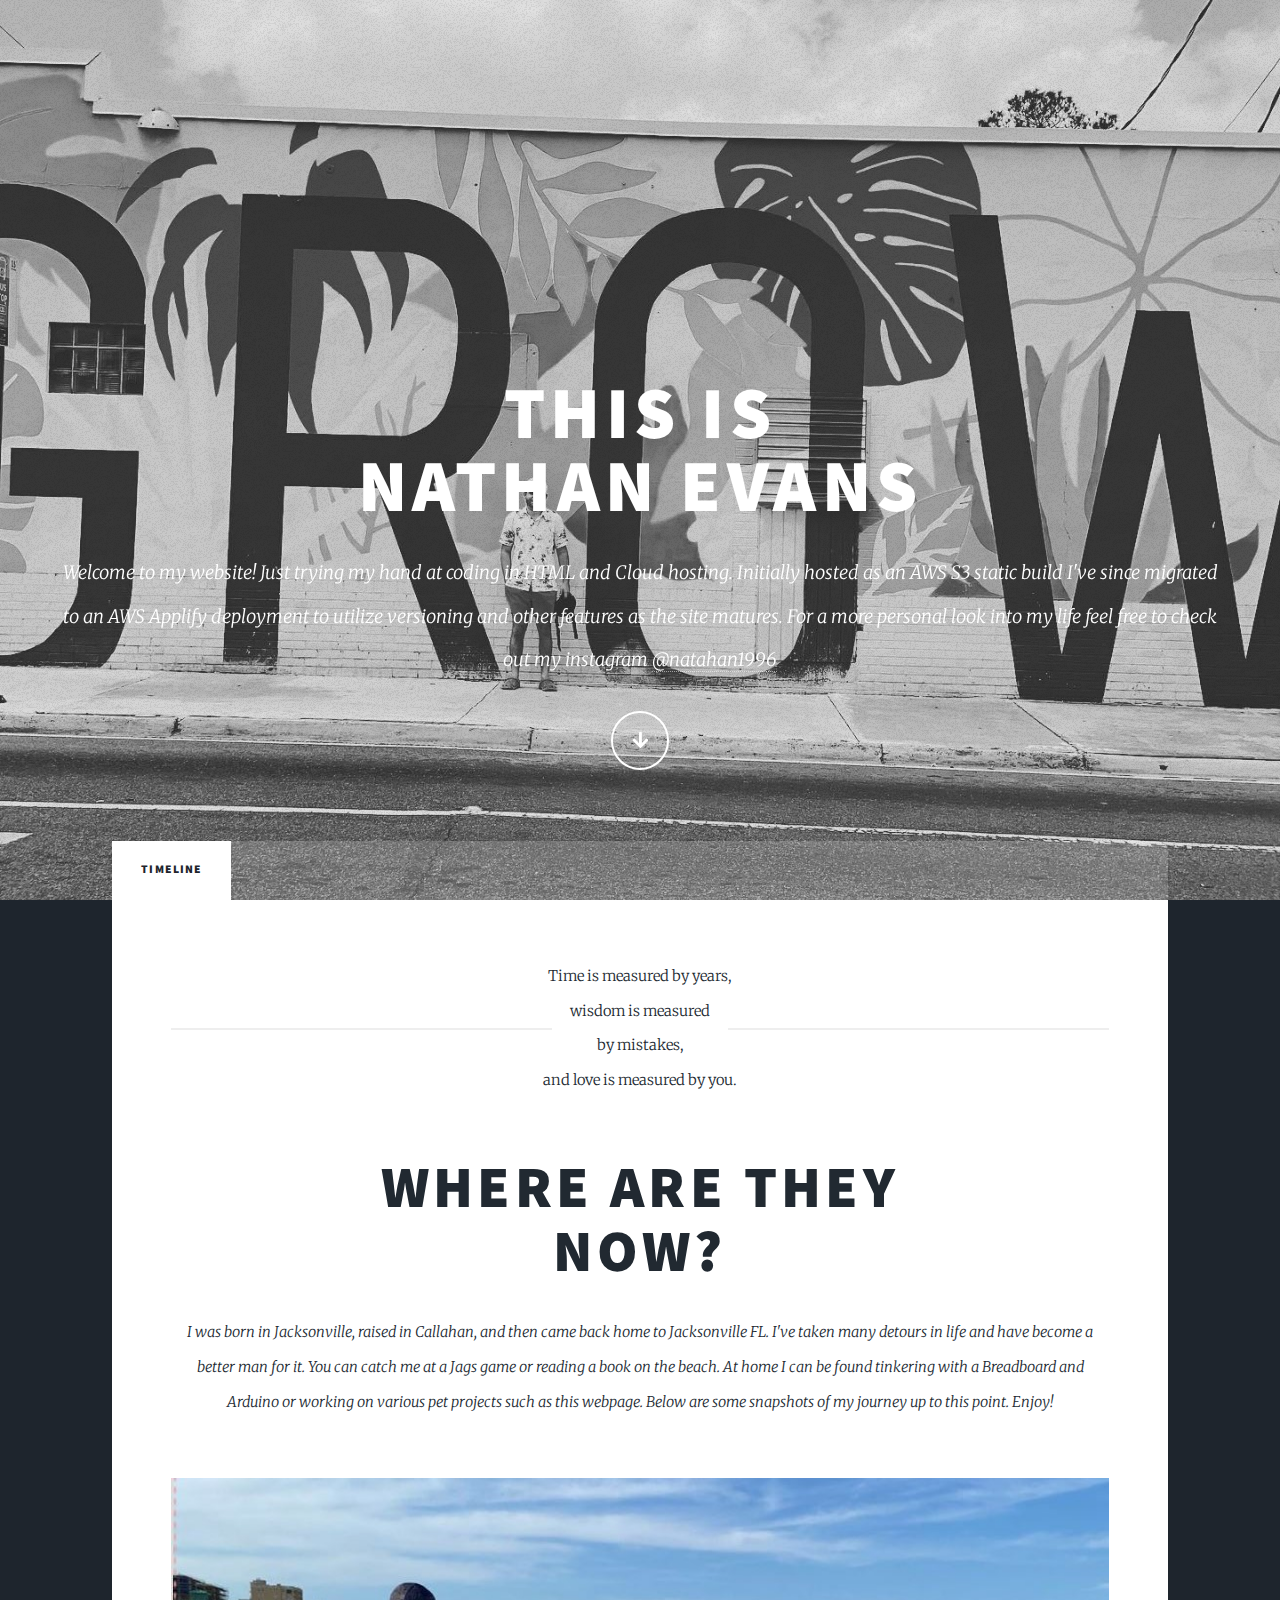
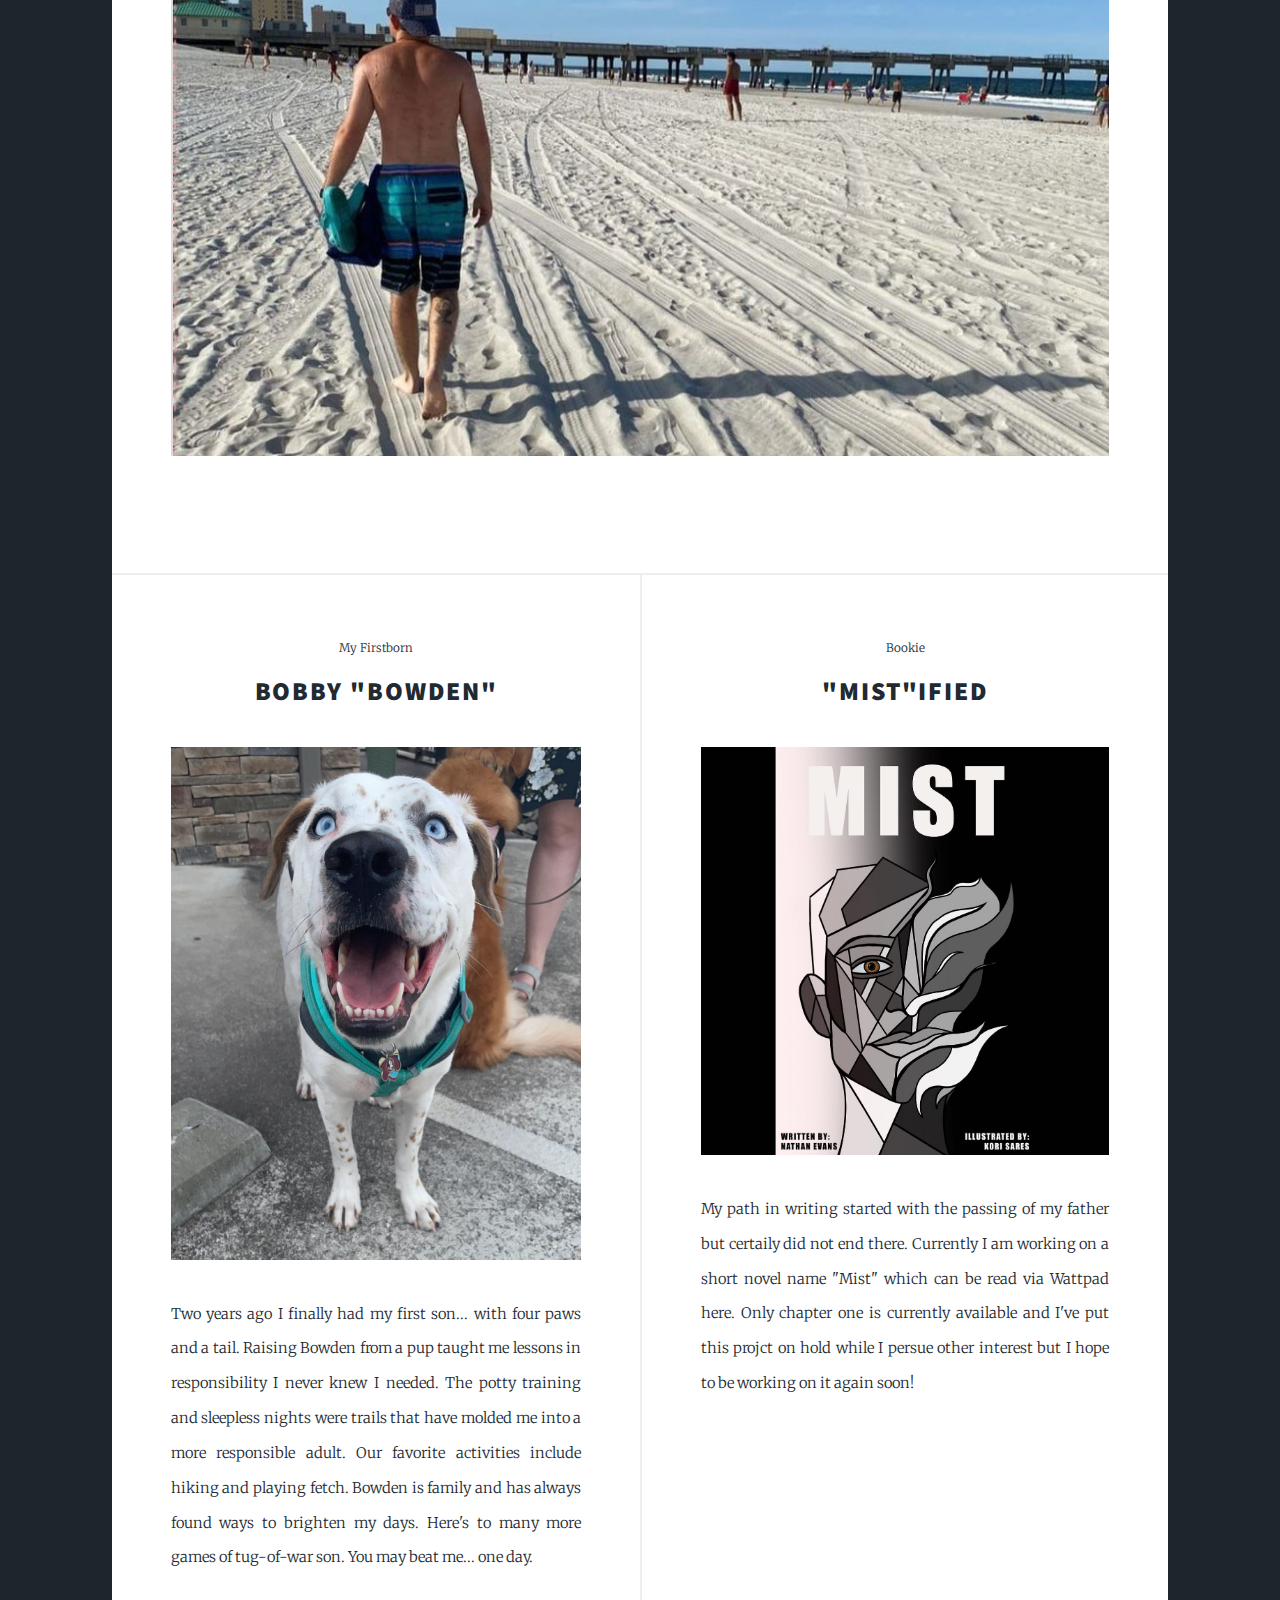
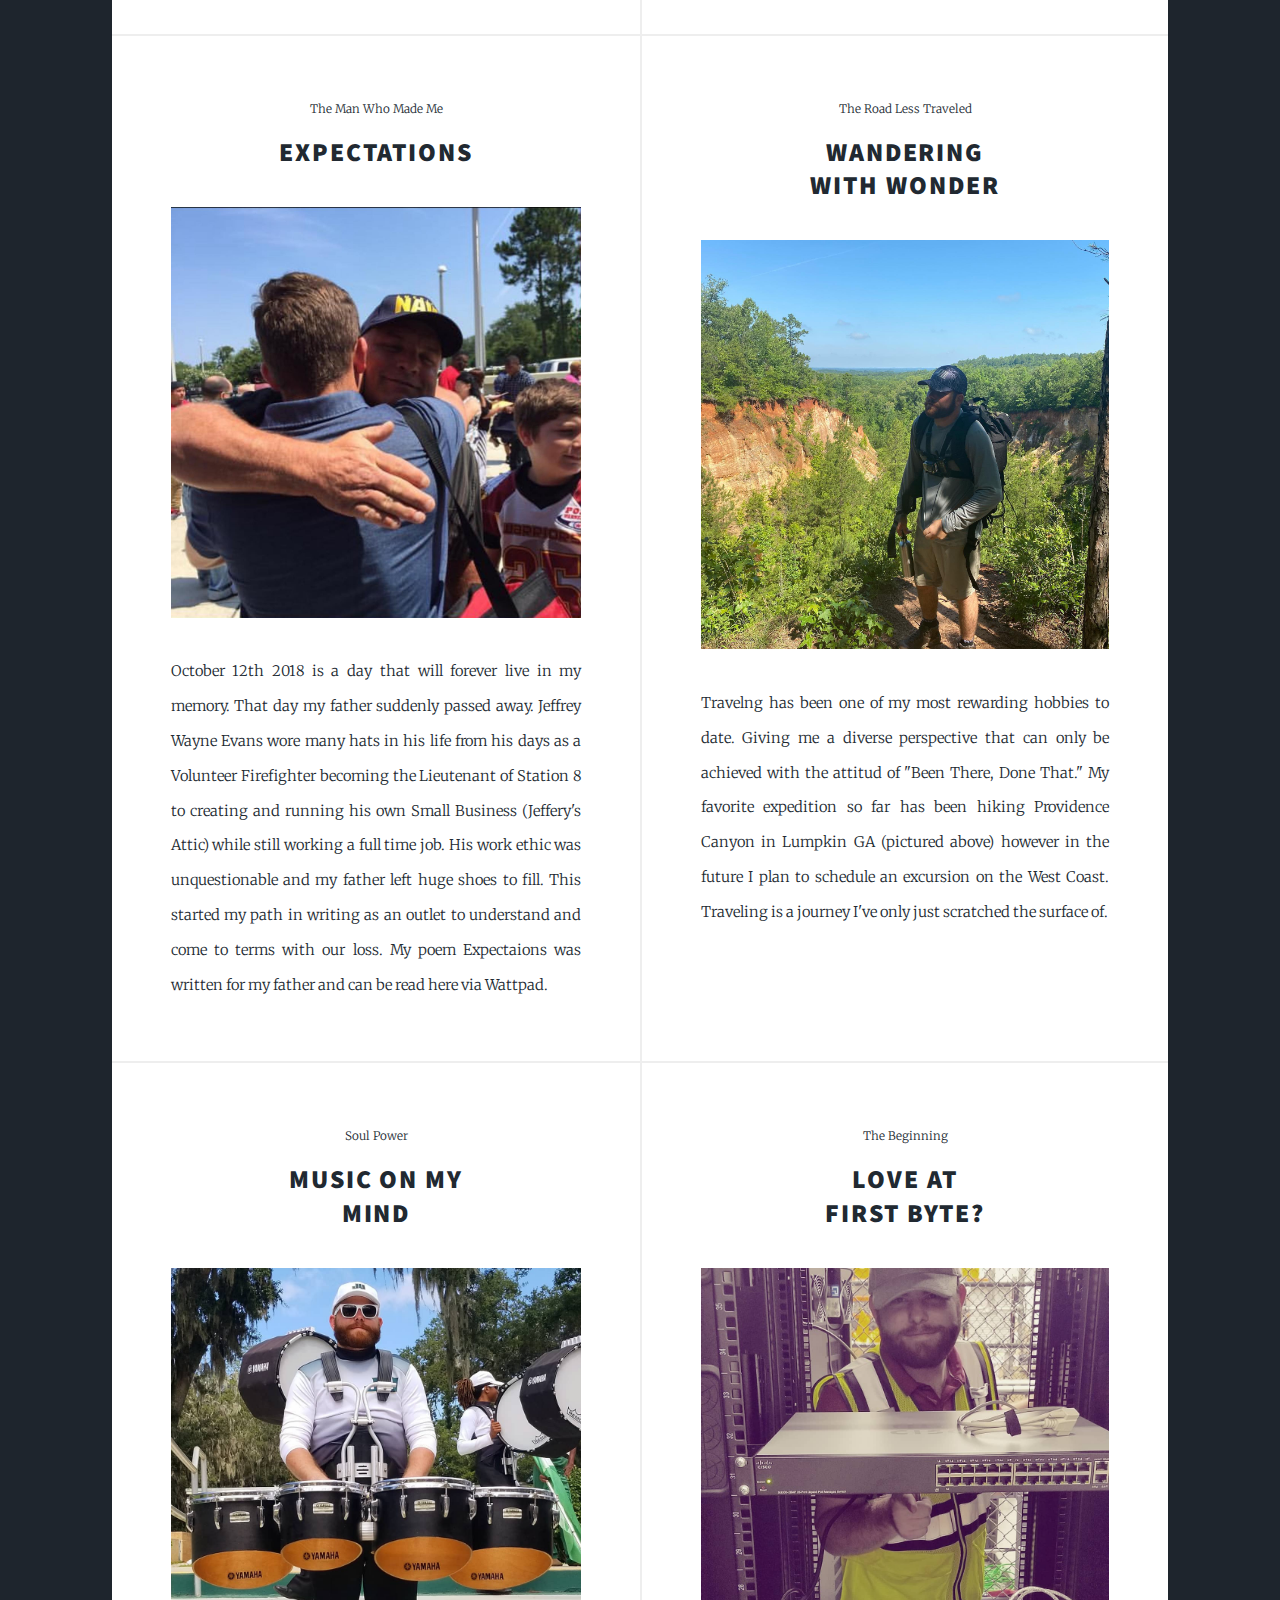
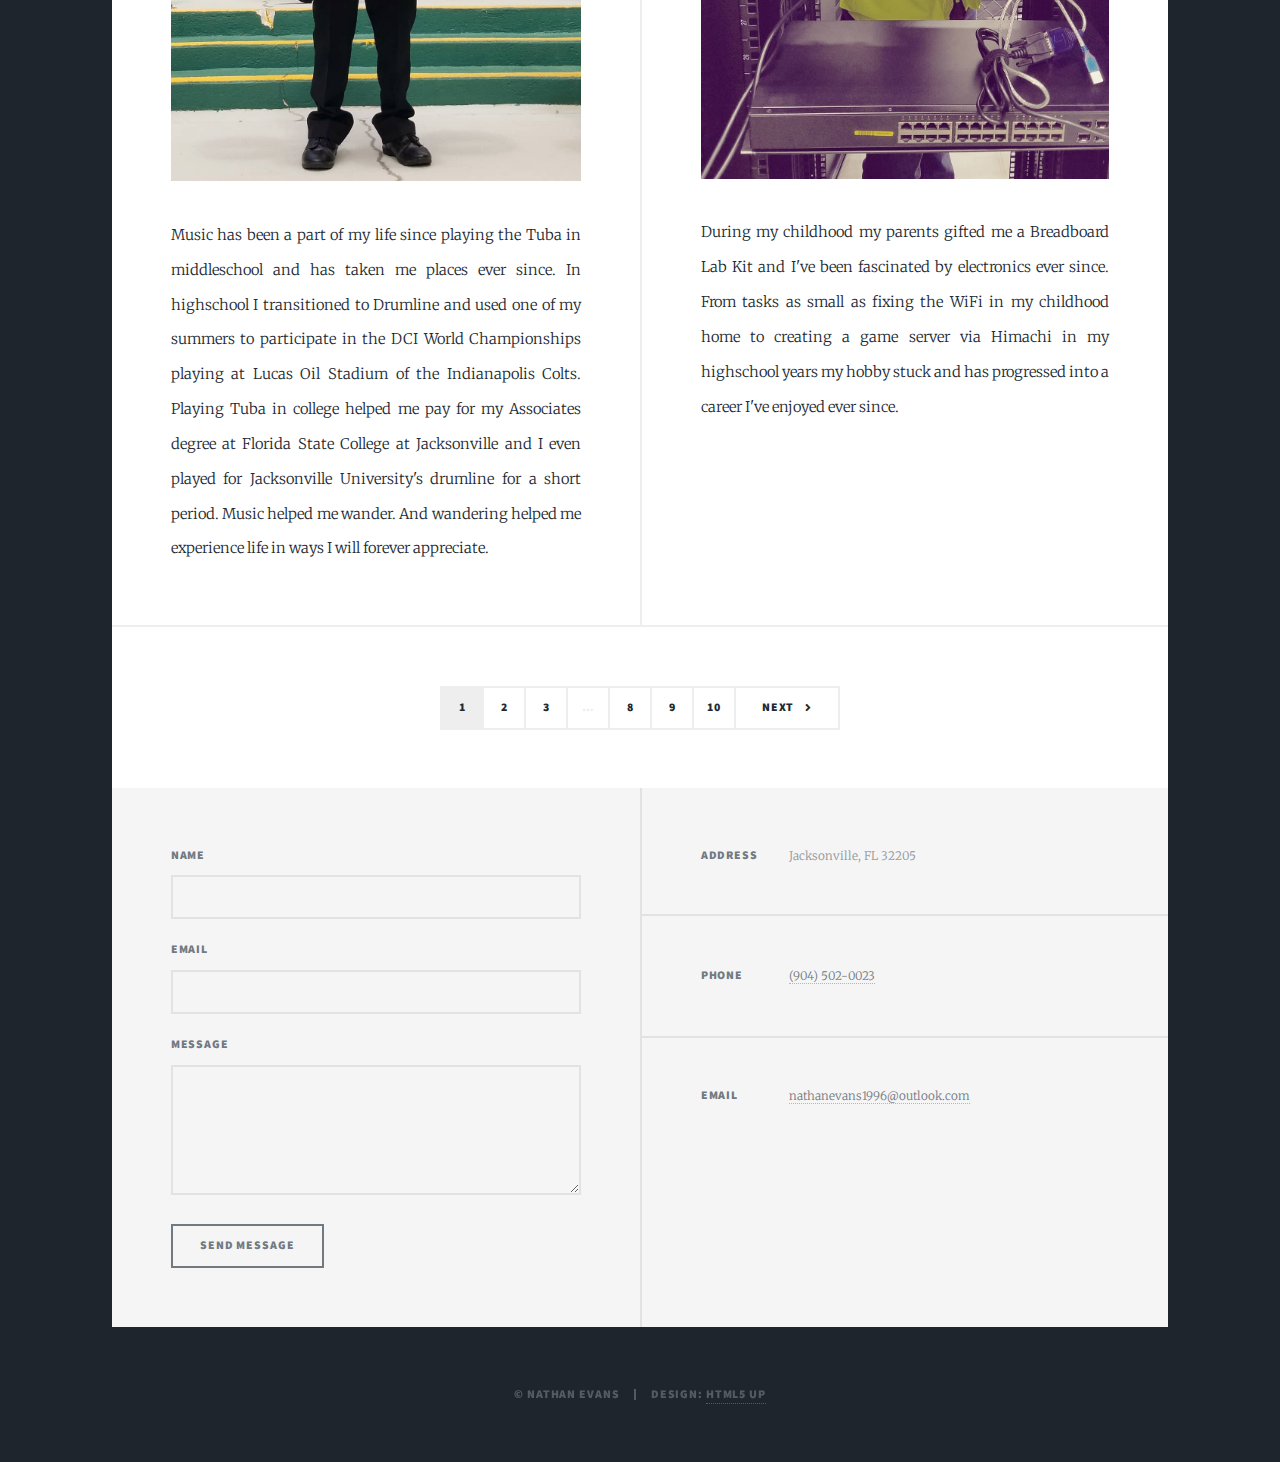
<file: index.html>
<!DOCTYPE HTML>
<!--
	Massively by HTML5 UP
	html5up.net | @ajlkn
	Free for personal and commercial use under the CCA 3.0 license (html5up.net/license)
-->
<html>
	<head>
		<title>Nathan Evans</title>
		<meta charset="utf-8" />
		<meta name="viewport" content="width=device-width, initial-scale=1, user-scalable=no" />
		<link rel="stylesheet" href="assets/css/main.css" />
		<noscript><link rel="stylesheet" href="assets/css/noscript.css" /></noscript>
	</head>
	<body class="is-preload">

		<!-- Wrapper -->
			<div id="wrapper" class="fade-in">

				<!-- Intro -->
					<div id="intro">
						<h1>This is<br />
						Nathan Evans</h1>
						<p>Welcome to my website! Just trying my hand at coding in HTML and Cloud hosting. Initially hosted as an AWS S3 static build I've since migrated to an AWS Applify deployment to utilize versioning and other features as the site matures. For a more personal look into my life feel free to check out my instagram <a href="https://www.instagram.com/natahan1996/">@natahan1996</a> </p>
						<ul class="actions">
							<li><a href="#header" class="button icon solid solo fa-arrow-down scrolly">Continue</a></li>
						</ul>
					</div>

				<!-- Header -->
					<header id="header">
						<a href="index.html" class="logo">Timeline</a>
					</header>

				<!-- Nav -->
					<nav id="nav">
						<ul class="links">
							<li class="active"><a href="index.html">Timeline</a></li>
					</nav>

				<!-- Main -->
					<div id="main">

						<!-- Featured Post -->
							<article class="post featured">
								<header class="major">
									<span class="date">Time is measured by years, <br /> 
                                                                        wisdom is measured <br /> by mistakes, <br /> 
                                                                        and love is measured by you.</span>
									<h2><a href="#">Where are they<br />
									now?</a></h2>
									<p>                                                            I was born in Jacksonville, raised in Callahan, and then came back home to Jacksonville FL. 
                                                                        I've taken many detours in life and have become a better man for it. 
                                                                        
                                                                        You can catch me at a Jags game or reading a book on the beach. 
                                                                        At home I can be found tinkering with a Breadboard and Arduino or working on various pet projects such as this webpage.
                                                                        Below are some snapshots of my journey up to this point. Enjoy!</p>
								</header>
								<a href="#" class="image main"><img src="images/pic01.JPG" alt="" /></a>
							</article>

						<!-- Posts -->
							<section class="posts">
								<article>
									<header>
										<span class="date">My Firstborn</span>
										<h2><a href="#">Bobby "Bowden"</a></h2>
									</header>
									<a href="#" class="image fit"><img src="images/pic02.jpg" alt="" /></a>
									<p>Two years ago I finally had my first son... with four paws and a tail. Raising Bowden from a pup taught me lessons in responsibility I never knew I needed. 
                                                                           The potty training and sleepless nights were trails that have molded me into a more responsible adult. Our favorite activities include hiking and playing fetch.
                                                                           Bowden is family and has always found ways to brighten my days. Here's to many more games of tug-of-war son. You may beat me... one day. </p>
									
								</article>
								<article>
									<header>
										<span class="date">Bookie</span>
										<h2><a href="#">"Mist"ified</a></h2>
									</header>
									<a href="#" class="image fit"><img src="images/pic03.jpg" alt="" /></a>
									<p>My path in writing started with the passing of my father but certaily did not end there. Currently I am working on a short novel name "Mist" which can be read via Wattpad here. 
                                                                           Only chapter one is currently available and I've put this projct on hold while I persue other interest but I hope to be working on it again soon!</p>
									
								</article>
								<article>
									<header>
										<span class="date">The Man Who Made Me</span>
										<h2><a href="#">Expectations</a></h2>
									</header>
									<a href="#" class="image fit"><img src="images/pic04.jpg" alt="" /></a>
									<p>October 12th 2018 is a day that will forever live in my memory. That day my father suddenly passed away. Jeffrey Wayne Evans wore many hats in his life from his days as a 
                                                                           Volunteer Firefighter becoming the Lieutenant of Station 8 to creating and running his own Small Business (Jeffery's Attic) while still working a full time job. His work ethic was
                                                                           unquestionable and my father left huge shoes to fill. This started my path in writing as an outlet to understand and come to terms with our loss. My poem Expectaions was written for 
                                                                           my father and can be read here via Wattpad.</p>
									
								</article>
								<article>
									<header>
										<span class="date">The Road Less Traveled</span>
										<h2><a href="#">Wandering<br />
										With Wonder</a></h2>
									</header>
									<a href="#" class="image fit"><img src="images/pic05.jpg" alt="" /></a>
									<p>Travelng has been one of my most rewarding hobbies to date. Giving me a diverse perspective that can only be achieved with the attitud of "Been There, Done That."
                                                                           My favorite expedition so far has been hiking Providence Canyon in Lumpkin GA (pictured above) however in the future I plan to schedule an excursion on the West Coast.
                                                                           Traveling is a journey I've only just scratched the surface of. </p>
									
								</article>
								<article>
									<header>
										<span class="date">Soul Power</span>
										<h2><a href="#">Music On My<br />
										Mind</a></h2>
									</header>
									<a href="#" class="image fit"><img src="images/pic06.jpg" alt="" /></a>
									<p>Music has been a part of my life since playing the Tuba in middleschool and has taken me places ever since. 
                                                                           In highschool I transitioned to Drumline and used one of my summers to participate in the DCI World Championships playing at Lucas Oil Stadium of the Indianapolis Colts. 
                                                                           Playing Tuba in college helped me pay for my Associates degree at Florida State College at Jacksonville and I even played for Jacksonville University's drumline for a short period.
                                                                           Music helped me wander. And wandering helped me experience life in ways I will forever appreciate. </p>
									
								</article>
								<article>
									<header>
										<span class="date">The Beginning</span>
										<h2><a href="#">Love At<br />
										First Byte?</a></h2>
									</header>
									<a href="#" class="image fit"><img src="images/pic07.jpg" alt="" /></a>
									<p>During my childhood my parents gifted me a Breadboard Lab Kit and I've been fascinated by electronics ever since. 
                                                                           From tasks as small as fixing the WiFi in my childhood home to creating a game server via Himachi in my highschool years
                                                                           my hobby stuck and has progressed into a career I've enjoyed ever since.</p>
								</article>
							</section>

						<!-- Footer -->
							<footer>
								<div class="pagination">
									<!--<a href="#" class="previous">Prev</a>-->
									<a href="#" class="page active">1</a>
									<a href="#" class="page">2</a>
									<a href="#" class="page">3</a>
									<span class="extra">&hellip;</span>
									<a href="#" class="page">8</a>
									<a href="#" class="page">9</a>
									<a href="#" class="page">10</a>
									<a href="#" class="next">Next</a>
								</div>
							</footer>

					</div>

				<!-- Footer -->
					<footer id="footer">
						<section>
							<form method="post" action="#">
								<div class="fields">
									<div class="field">
										<label for="name">Name</label>
										<input type="text" name="name" id="name" />
									</div>
									<div class="field">
										<label for="email">Email</label>
										<input type="text" name="email" id="email" />
									</div>
									<div class="field">
										<label for="message">Message</label>
										<textarea name="message" id="message" rows="3"></textarea>
									</div>
								</div>
								<ul class="actions">
									<li><input type="submit" value="Send Message" /></li>
								</ul>
							</form>
						</section>
						<section class="split contact">
							<section class="alt">
								<h3>Address</h3>
								<p>Jacksonville, FL 32205</p>
							</section>
							<section>
								<h3>Phone</h3>
								<p><a href="#">(904) 502-0023</a></p>
							</section>
							<section>
								<h3>Email</h3>
								<p><a href="#">nathanevans1996@outlook.com</a></p>
							</section>
							
						</section>
					</footer>

				<!-- Copyright -->
					<div id="copyright">
						<ul><li>&copy; Nathan Evans</li><li>Design: <a href="https://html5up.net">HTML5 UP</a></li></ul>
					</div>

			</div>

		<!-- Scripts -->
			<script src="assets/js/jquery.min.js"></script>
			<script src="assets/js/jquery.scrollex.min.js"></script>
			<script src="assets/js/jquery.scrolly.min.js"></script>
			<script src="assets/js/browser.min.js"></script>
			<script src="assets/js/breakpoints.min.js"></script>
			<script src="assets/js/util.js"></script>
			<script src="assets/js/main.js"></script>

	</body>
</html>
</file>
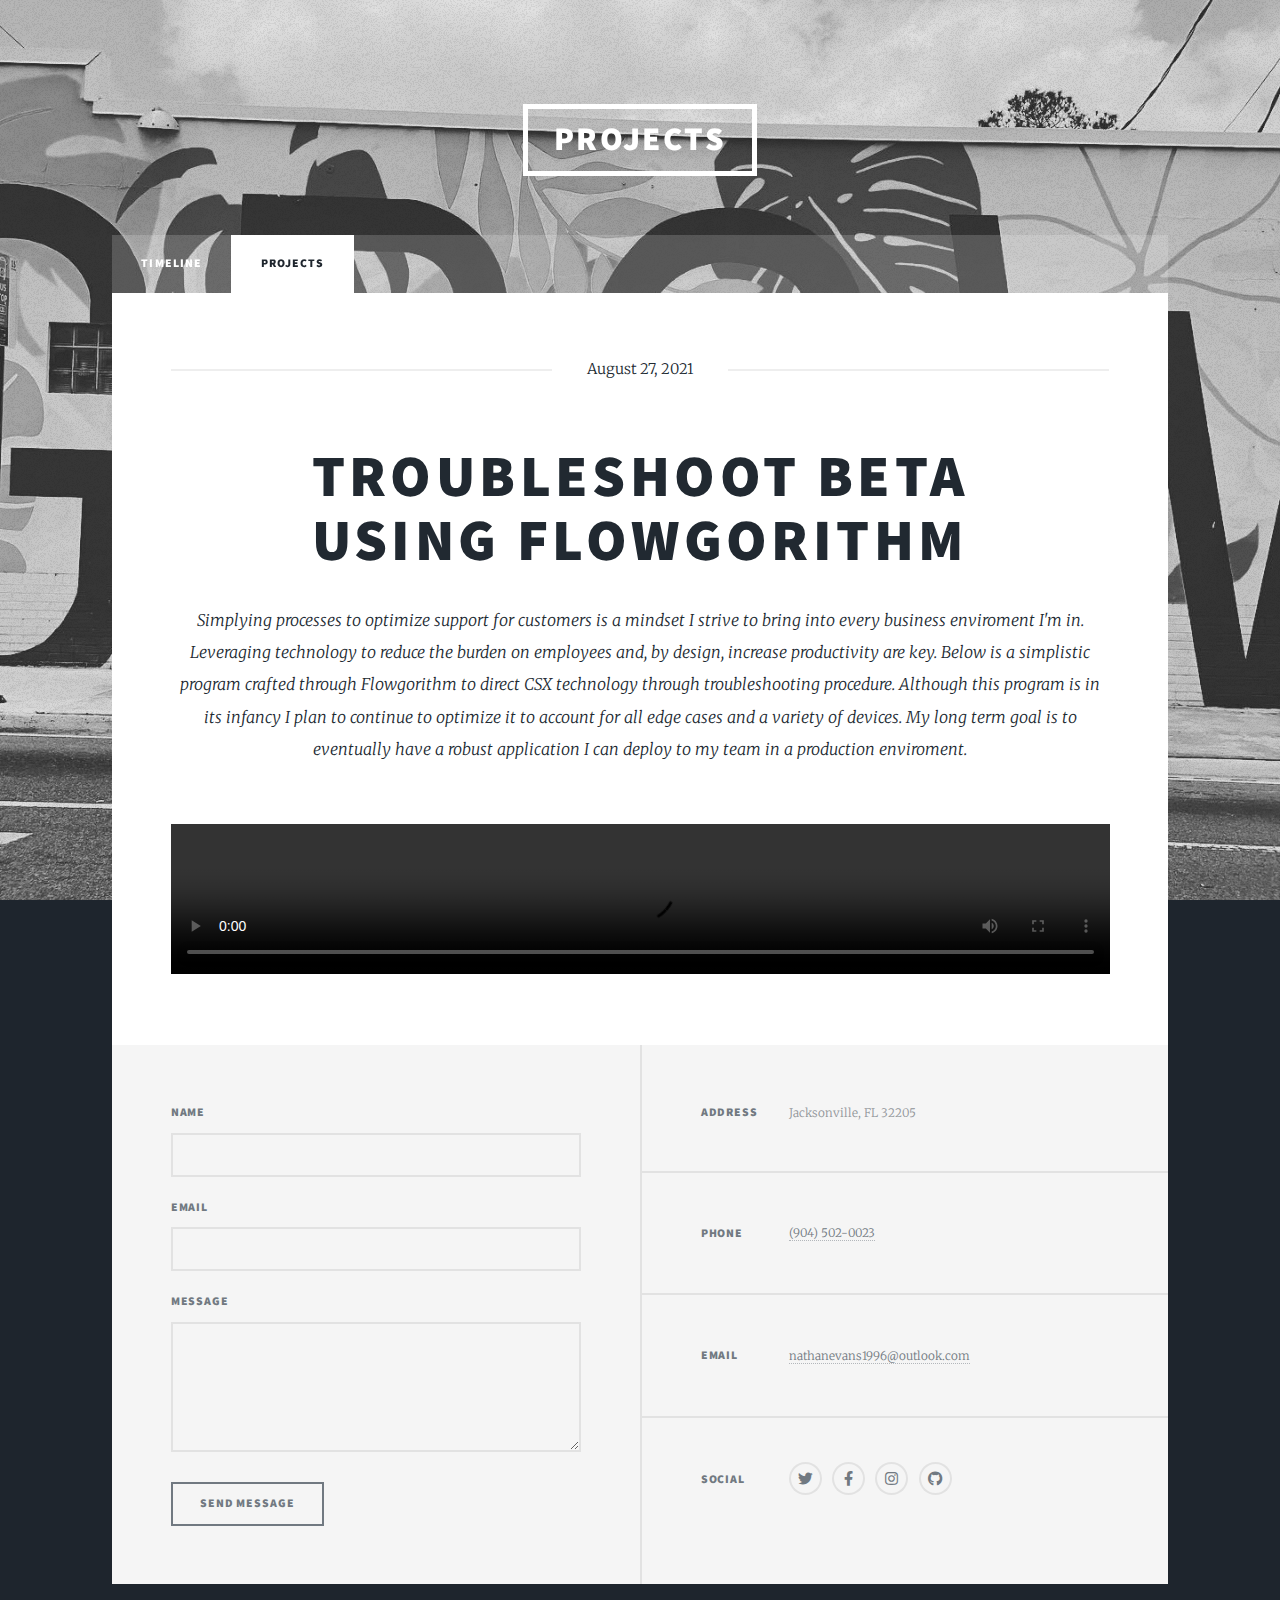
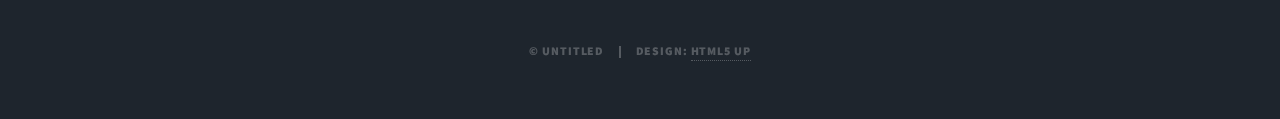
<file: generic.html>
<!DOCTYPE HTML>
<!--
	Massively by HTML5 UP
	html5up.net | @ajlkn
	Free for personal and commercial use under the CCA 3.0 license (html5up.net/license)
-->
<html>
	<head>
		<title>Projects</title>
		<meta charset="utf-8" />
		<meta name="viewport" content="width=device-width, initial-scale=1, user-scalable=no" />
		<link rel="stylesheet" href="assets/css/main.css" />
		<noscript><link rel="stylesheet" href="assets/css/noscript.css" /></noscript>
	</head>
	<body class="is-preload">

		<!-- Wrapper -->
			<div id="wrapper">

				<!-- Header -->
					<header id="header">
						<a href="index.html" class="logo">Projects</a>
					</header>

				<!-- Nav -->
					<nav id="nav">
						<ul class="links">
							<li><a href="index.html">Timeline</a></li>
							<li class="active"><a href="generic.html">Projects</a></li>
							
					</nav>

				<!-- Main -->
					<div id="main">

						<!-- Post -->
							<section class="post">
								<header class="major">
									<span class="date">August 27, 2021</span>
									<h1>Troubleshoot Beta<br />
									Using Flowgorithm</h1>
									<p>Simplying processes to optimize support for customers is a mindset I strive to bring into every business enviroment I'm in. 
                                                                           Leveraging technology to reduce the burden on employees and, by design, increase productivity are key. 
                                                                           Below is a simplistic program crafted through Flowgorithm to direct CSX technology through troubleshooting procedure.
                                                                           Although this program is in its infancy I plan to continue to optimize it to account for all edge cases and a variety of devices. 
                                                                           My long term goal is to eventually have a robust application I can deploy to my team in a production enviroment.</p>
								</header>
								 <video width="100%" controls> 
                                                                 <source src="https://natahan1996.s3.amazonaws.com/html5up-massively/images/Flogorithm.mp4" type=video/mp4>
                                                                 </video>
							</section>

					</div>

				<!-- Footer -->
					<footer id="footer">
						<section>
							<form method="post" action="#">
								<div class="fields">
									<div class="field">
										<label for="name">Name</label>
										<input type="text" name="name" id="name" />
									</div>
									<div class="field">
										<label for="email">Email</label>
										<input type="text" name="email" id="email" />
									</div>
									<div class="field">
										<label for="message">Message</label>
										<textarea name="message" id="message" rows="3"></textarea>
									</div>
								</div>
								<ul class="actions">
									<li><input type="submit" value="Send Message" /></li>
								</ul>
							</form>
						</section>
						<section class="split contact">
							<section class="alt">
								<h3>Address</h3>
								<p>Jacksonville, FL 32205</p>
							</section>
							<section>
								<h3>Phone</h3>
								<p><a href="#">(904) 502-0023</a></p>
							</section>
							<section>
								<h3>Email</h3>
								<p><a href="#">nathanevans1996@outlook.com</a></p>
							</section>
							<section>
								<h3>Social</h3>
								<ul class="icons alt">
									<li><a href="#" class="icon brands alt fa-twitter"><span class="label">Twitter</span></a></li>
									<li><a href="#" class="icon brands alt fa-facebook-f"><span class="label">Facebook</span></a></li>
									<li><a href="#" class="icon brands alt fa-instagram"><span class="label">Instagram</span></a></li>
									<li><a href="#" class="icon brands alt fa-github"><span class="label">GitHub</span></a></li>
								</ul>
							</section>
						</section>
					</footer>

				<!-- Copyright -->
					<div id="copyright">
						<ul><li>&copy; Untitled</li><li>Design: <a href="https://html5up.net">HTML5 UP</a></li></ul>
					</div>

			</div>

		<!-- Scripts -->
			<script src="assets/js/jquery.min.js"></script>
			<script src="assets/js/jquery.scrollex.min.js"></script>
			<script src="assets/js/jquery.scrolly.min.js"></script>
			<script src="assets/js/browser.min.js"></script>
			<script src="assets/js/breakpoints.min.js"></script>
			<script src="assets/js/util.js"></script>
			<script src="assets/js/main.js"></script>

	</body>
</html>
</file>
<file: assets/css/main.css>
@import url(fontawesome-all.min.css);
@import url("https://fonts.googleapis.com/css?family=Merriweather:300,700,300italic,700italic|Source+Sans+Pro:900");

/*
	Massively by HTML5 UP
	html5up.net | @ajlkn
	Free for personal and commercial use under the CCA 3.0 license (html5up.net/license)
*/

html, body, div, span, applet, object,
iframe, h1, h2, h3, h4, h5, h6, p, blockquote,
pre, a, abbr, acronym, address, big, cite,
code, del, dfn, em, img, ins, kbd, q, s, samp,
small, strike, strong, sub, sup, tt, var, b,
u, i, center, dl, dt, dd, ol, ul, li, fieldset,
form, label, legend, table, caption, tbody,
tfoot, thead, tr, th, td, article, aside,
canvas, details, embed, figure, figcaption,
footer, header, hgroup, menu, nav, output, ruby,
section, summary, time, mark, audio, video {
	margin: 0;
	padding: 0;
	border: 0;
	font-size: 100%;
	font: inherit;
	vertical-align: baseline;}

article, aside, details, figcaption, figure,
footer, header, hgroup, menu, nav, section {
	display: block;}

body {
	line-height: 1;
}

ol, ul {
	list-style: none;
}

blockquote, q {
	quotes: none;
}

	blockquote:before, blockquote:after, q:before, q:after {
		content: '';
		content: none;
	}

table {
	border-collapse: collapse;
	border-spacing: 0;
}

body {
	-webkit-text-size-adjust: none;
}

mark {
	background-color: transparent;
	color: inherit;
}

input::-moz-focus-inner {
	border: 0;
	padding: 0;
}

input, select, textarea {
	-moz-appearance: none;
	-webkit-appearance: none;
	-ms-appearance: none;
	appearance: none;
}

/* Basic */

	@-ms-viewport {
		width: device-width;
	}

	body {
		-ms-overflow-style: scrollbar;
	}

	@media screen and (max-width: 480px) {

		html, body {
			min-width: 320px;
		}

	}

	html {
		box-sizing: border-box;
	}

	*, *:before, *:after {
		box-sizing: inherit;
	}

	body {
		background-color: #1e252d;
	}

		body.is-preload *, body.is-preload *:before, body.is-preload *:after {
			-moz-animation: none !important;
			-webkit-animation: none !important;
			-ms-animation: none !important;
			animation: none !important;
			-moz-transition: none !important;
			-webkit-transition: none !important;
			-ms-transition: none !important;
			transition: none !important;
		}

/* Type */

	html {
		font-size: 16pt;
	}

		@media screen and (max-width: 1680px) {

			html {
				font-size: 12pt;
			}

		}

		@media screen and (max-width: 1280px) {

			html {
				font-size: 11pt;
			}

		}

		@media screen and (max-width: 360px) {

			html {
				font-size: 10pt;
			}

		}

	body {
		color: #212931;
	}

	body, input, select, textarea {
		font-family: "Merriweather", Georgia, serif;
		font-weight: 300;
		font-size: 1rem;
		line-height: 2.375;
	}

	a {
		-moz-transition: color 0.2s ease-in-out, background-color 0.2s ease-in-out, border-color 0.2s ease-in-out, box-shadow 0.2s ease-in-out;
		-webkit-transition: color 0.2s ease-in-out, background-color 0.2s ease-in-out, border-color 0.2s ease-in-out, box-shadow 0.2s ease-in-out;
		-ms-transition: color 0.2s ease-in-out, background-color 0.2s ease-in-out, border-color 0.2s ease-in-out, box-shadow 0.2s ease-in-out;
		transition: color 0.2s ease-in-out, background-color 0.2s ease-in-out, border-color 0.2s ease-in-out, box-shadow 0.2s ease-in-out;
		border-bottom: dotted 1px;
		text-decoration: none;
	}

		a:hover {
			border-bottom-color: transparent;
		}

	strong, b {
		font-weight: 600;
	}

	em, i {
		font-style: italic;
	}

	p {
		text-align: justify;
		margin: 0 0 2rem 0;
	}

	h1, h2, h3, h4, h5, h6 {
		font-family: "Source Sans Pro", Helvetica, sans-serif;
		font-weight: 900;
		line-height: 1.5;
		letter-spacing: 0.075em;
		text-transform: uppercase;
		margin: 0 0 1rem 0;
	}

		h1 a, h2 a, h3 a, h4 a, h5 a, h6 a {
			border-bottom: 0;
			color: inherit;
			text-decoration: none;
		}

	h1 {
		font-size: 4rem;
		line-height: 1.1;
		margin: 0 0 2rem 0;
	}

	h2 {
		font-size: 1.75rem;
		line-height: 1.3;
		margin: 0 0 1.5rem 0;
	}

	h3 {
		font-size: 1.25rem;
		margin: 0 0 1.5rem 0;
	}

	h4 {
		font-size: 1rem;
	}

	h5 {
		font-size: 0.9rem;
	}

	h6 {
		font-size: 0.8rem;
	}

	sub {
		font-size: 0.8rem;
		position: relative;
		top: 0.5rem;
	}

	sup {
		font-size: 0.8rem;
		position: relative;
		top: -0.5rem;
	}

	blockquote {
		border-left: solid 4px;
		font-style: italic;
		margin: 0 0 2rem 0;
		padding: 0.5rem 0 0.5rem 2rem;
	}

	code {
		border: solid 2px;
		font-family: "Courier New", monospace;
		font-size: 0.9rem;
		margin: 0 0.25rem;
		padding: 0.25rem 0.65rem;
	}

	pre {
		-webkit-overflow-scrolling: touch;
		font-family: "Courier New", monospace;
		font-size: 0.9rem;
		margin: 0 0 2rem 0;
	}

		pre code {
			display: block;
			line-height: 1.75;
			padding: 1rem 1.5rem;
			overflow-x: auto;
		}

	hr {
		border: 0;
		border-bottom: solid 2px;
		margin: 3rem 0;
	}

		hr.major {
			margin: 5rem 0;
		}

	.align-left {
		text-align: left;
	}

	.align-center {
		text-align: center;
	}

	.align-right {
		text-align: right;
	}

	input, select, textarea {
		color: #212931;
	}

	a {
		color: #212931;
		border-bottom-color: rgba(33, 41, 49, 0.5);
	}

		a:hover {
			border-bottom-color: transparent;
			color: #18bfef !important;
		}

	strong, b {
		color: #212931;
	}

	h1, h2, h3, h4, h5, h6 {
		color: #212931;
	}

	blockquote {
		border-left-color: #eeeeee;
	}

	code {
		background: rgba(220, 220, 220, 0.25);
		border-color: #eeeeee;
	}

	hr {
		border-bottom-color: #eeeeee;
	}

/* Row */

	.row {
		display: flex;
		flex-wrap: wrap;
		box-sizing: border-box;
		align-items: stretch;
	}

		.row > * {
			box-sizing: border-box;
		}

		.row.gtr-uniform > * > :last-child {
			margin-bottom: 0;
		}

		.row.aln-left {
			justify-content: flex-start;
		}

		.row.aln-center {
			justify-content: center;
		}

		.row.aln-right {
			justify-content: flex-end;
		}

		.row.aln-top {
			align-items: flex-start;
		}

		.row.aln-middle {
			align-items: center;
		}

		.row.aln-bottom {
			align-items: flex-end;
		}

		.row > .imp {
			order: -1;
		}

		.row > .col-1 {
			width: 8.33333%;
		}

		.row > .off-1 {
			margin-left: 8.33333%;
		}

		.row > .col-2 {
			width: 16.66667%;
		}

		.row > .off-2 {
			margin-left: 16.66667%;
		}

		.row > .col-3 {
			width: 25%;
		}

		.row > .off-3 {
			margin-left: 25%;
		}

		.row > .col-4 {
			width: 33.33333%;
		}

		.row > .off-4 {
			margin-left: 33.33333%;
		}

		.row > .col-5 {
			width: 41.66667%;
		}

		.row > .off-5 {
			margin-left: 41.66667%;
		}

		.row > .col-6 {
			width: 50%;
		}

		.row > .off-6 {
			margin-left: 50%;
		}

		.row > .col-7 {
			width: 58.33333%;
		}

		.row > .off-7 {
			margin-left: 58.33333%;
		}

		.row > .col-8 {
			width: 66.66667%;
		}

		.row > .off-8 {
			margin-left: 66.66667%;
		}

		.row > .col-9 {
			width: 75%;
		}

		.row > .off-9 {
			margin-left: 75%;
		}

		.row > .col-10 {
			width: 83.33333%;
		}

		.row > .off-10 {
			margin-left: 83.33333%;
		}

		.row > .col-11 {
			width: 91.66667%;
		}

		.row > .off-11 {
			margin-left: 91.66667%;
		}

		.row > .col-12 {
			width: 100%;
		}

		.row > .off-12 {
			margin-left: 100%;
		}

		.row.gtr-0 {
			margin-top: 0;
			margin-left: 0rem;
		}

			.row.gtr-0 > * {
				padding: 0 0 0 0rem;
			}

			.row.gtr-0.gtr-uniform {
				margin-top: 0rem;
			}

				.row.gtr-0.gtr-uniform > * {
					padding-top: 0rem;
				}

		.row.gtr-25 {
			margin-top: 0;
			margin-left: -0.375rem;
		}

			.row.gtr-25 > * {
				padding: 0 0 0 0.375rem;
			}

			.row.gtr-25.gtr-uniform {
				margin-top: -0.375rem;
			}

				.row.gtr-25.gtr-uniform > * {
					padding-top: 0.375rem;
				}

		.row.gtr-50 {
			margin-top: 0;
			margin-left: -0.75rem;
		}

			.row.gtr-50 > * {
				padding: 0 0 0 0.75rem;
			}

			.row.gtr-50.gtr-uniform {
				margin-top: -0.75rem;
			}

				.row.gtr-50.gtr-uniform > * {
					padding-top: 0.75rem;
				}

		.row {
			margin-top: 0;
			margin-left: -1.5rem;
		}

			.row > * {
				padding: 0 0 0 1.5rem;
			}

			.row.gtr-uniform {
				margin-top: -1.5rem;
			}

				.row.gtr-uniform > * {
					padding-top: 1.5rem;
				}

		.row.gtr-150 {
			margin-top: 0;
			margin-left: -2.25rem;
		}

			.row.gtr-150 > * {
				padding: 0 0 0 2.25rem;
			}

			.row.gtr-150.gtr-uniform {
				margin-top: -2.25rem;
			}

				.row.gtr-150.gtr-uniform > * {
					padding-top: 2.25rem;
				}

		.row.gtr-200 {
			margin-top: 0;
			margin-left: -3rem;
		}

			.row.gtr-200 > * {
				padding: 0 0 0 3rem;
			}

			.row.gtr-200.gtr-uniform {
				margin-top: -3rem;
			}

				.row.gtr-200.gtr-uniform > * {
					padding-top: 3rem;
				}

		@media screen and (max-width: 1680px) {

			.row {
				display: flex;
				flex-wrap: wrap;
				box-sizing: border-box;
				align-items: stretch;
			}

				.row > * {
					box-sizing: border-box;
				}

				.row.gtr-uniform > * > :last-child {
					margin-bottom: 0;
				}

				.row.aln-left {
					justify-content: flex-start;
				}

				.row.aln-center {
					justify-content: center;
				}

				.row.aln-right {
					justify-content: flex-end;
				}

				.row.aln-top {
					align-items: flex-start;
				}

				.row.aln-middle {
					align-items: center;
				}

				.row.aln-bottom {
					align-items: flex-end;
				}

				.row > .imp-xlarge {
					order: -1;
				}

				.row > .col-1-xlarge {
					width: 8.33333%;
				}

				.row > .off-1-xlarge {
					margin-left: 8.33333%;
				}

				.row > .col-2-xlarge {
					width: 16.66667%;
				}

				.row > .off-2-xlarge {
					margin-left: 16.66667%;
				}

				.row > .col-3-xlarge {
					width: 25%;
				}

				.row > .off-3-xlarge {
					margin-left: 25%;
				}

				.row > .col-4-xlarge {
					width: 33.33333%;
				}

				.row > .off-4-xlarge {
					margin-left: 33.33333%;
				}

				.row > .col-5-xlarge {
					width: 41.66667%;
				}

				.row > .off-5-xlarge {
					margin-left: 41.66667%;
				}

				.row > .col-6-xlarge {
					width: 50%;
				}

				.row > .off-6-xlarge {
					margin-left: 50%;
				}

				.row > .col-7-xlarge {
					width: 58.33333%;
				}

				.row > .off-7-xlarge {
					margin-left: 58.33333%;
				}

				.row > .col-8-xlarge {
					width: 66.66667%;
				}

				.row > .off-8-xlarge {
					margin-left: 66.66667%;
				}

				.row > .col-9-xlarge {
					width: 75%;
				}

				.row > .off-9-xlarge {
					margin-left: 75%;
				}

				.row > .col-10-xlarge {
					width: 83.33333%;
				}

				.row > .off-10-xlarge {
					margin-left: 83.33333%;
				}

				.row > .col-11-xlarge {
					width: 91.66667%;
				}

				.row > .off-11-xlarge {
					margin-left: 91.66667%;
				}

				.row > .col-12-xlarge {
					width: 100%;
				}

				.row > .off-12-xlarge {
					margin-left: 100%;
				}

				.row.gtr-0 {
					margin-top: 0;
					margin-left: 0rem;
				}

					.row.gtr-0 > * {
						padding: 0 0 0 0rem;
					}

					.row.gtr-0.gtr-uniform {
						margin-top: 0rem;
					}

						.row.gtr-0.gtr-uniform > * {
							padding-top: 0rem;
						}

				.row.gtr-25 {
					margin-top: 0;
					margin-left: -0.375rem;
				}

					.row.gtr-25 > * {
						padding: 0 0 0 0.375rem;
					}

					.row.gtr-25.gtr-uniform {
						margin-top: -0.375rem;
					}

						.row.gtr-25.gtr-uniform > * {
							padding-top: 0.375rem;
						}

				.row.gtr-50 {
					margin-top: 0;
					margin-left: -0.75rem;
				}

					.row.gtr-50 > * {
						padding: 0 0 0 0.75rem;
					}

					.row.gtr-50.gtr-uniform {
						margin-top: -0.75rem;
					}

						.row.gtr-50.gtr-uniform > * {
							padding-top: 0.75rem;
						}

				.row {
					margin-top: 0;
					margin-left: -1.5rem;
				}

					.row > * {
						padding: 0 0 0 1.5rem;
					}

					.row.gtr-uniform {
						margin-top: -1.5rem;
					}

						.row.gtr-uniform > * {
							padding-top: 1.5rem;
						}

				.row.gtr-150 {
					margin-top: 0;
					margin-left: -2.25rem;
				}

					.row.gtr-150 > * {
						padding: 0 0 0 2.25rem;
					}

					.row.gtr-150.gtr-uniform {
						margin-top: -2.25rem;
					}

						.row.gtr-150.gtr-uniform > * {
							padding-top: 2.25rem;
						}

				.row.gtr-200 {
					margin-top: 0;
					margin-left: -3rem;
				}

					.row.gtr-200 > * {
						padding: 0 0 0 3rem;
					}

					.row.gtr-200.gtr-uniform {
						margin-top: -3rem;
					}

						.row.gtr-200.gtr-uniform > * {
							padding-top: 3rem;
						}

		}

		@media screen and (max-width: 1280px) {

			.row {
				display: flex;
				flex-wrap: wrap;
				box-sizing: border-box;
				align-items: stretch;
			}

				.row > * {
					box-sizing: border-box;
				}

				.row.gtr-uniform > * > :last-child {
					margin-bottom: 0;
				}

				.row.aln-left {
					justify-content: flex-start;
				}

				.row.aln-center {
					justify-content: center;
				}

				.row.aln-right {
					justify-content: flex-end;
				}

				.row.aln-top {
					align-items: flex-start;
				}

				.row.aln-middle {
					align-items: center;
				}

				.row.aln-bottom {
					align-items: flex-end;
				}

				.row > .imp-large {
					order: -1;
				}

				.row > .col-1-large {
					width: 8.33333%;
				}

				.row > .off-1-large {
					margin-left: 8.33333%;
				}

				.row > .col-2-large {
					width: 16.66667%;
				}

				.row > .off-2-large {
					margin-left: 16.66667%;
				}

				.row > .col-3-large {
					width: 25%;
				}

				.row > .off-3-large {
					margin-left: 25%;
				}

				.row > .col-4-large {
					width: 33.33333%;
				}

				.row > .off-4-large {
					margin-left: 33.33333%;
				}

				.row > .col-5-large {
					width: 41.66667%;
				}

				.row > .off-5-large {
					margin-left: 41.66667%;
				}

				.row > .col-6-large {
					width: 50%;
				}

				.row > .off-6-large {
					margin-left: 50%;
				}

				.row > .col-7-large {
					width: 58.33333%;
				}

				.row > .off-7-large {
					margin-left: 58.33333%;
				}

				.row > .col-8-large {
					width: 66.66667%;
				}

				.row > .off-8-large {
					margin-left: 66.66667%;
				}

				.row > .col-9-large {
					width: 75%;
				}

				.row > .off-9-large {
					margin-left: 75%;
				}

				.row > .col-10-large {
					width: 83.33333%;
				}

				.row > .off-10-large {
					margin-left: 83.33333%;
				}

				.row > .col-11-large {
					width: 91.66667%;
				}

				.row > .off-11-large {
					margin-left: 91.66667%;
				}

				.row > .col-12-large {
					width: 100%;
				}

				.row > .off-12-large {
					margin-left: 100%;
				}

				.row.gtr-0 {
					margin-top: 0;
					margin-left: 0rem;
				}

					.row.gtr-0 > * {
						padding: 0 0 0 0rem;
					}

					.row.gtr-0.gtr-uniform {
						margin-top: 0rem;
					}

						.row.gtr-0.gtr-uniform > * {
							padding-top: 0rem;
						}

				.row.gtr-25 {
					margin-top: 0;
					margin-left: -0.375rem;
				}

					.row.gtr-25 > * {
						padding: 0 0 0 0.375rem;
					}

					.row.gtr-25.gtr-uniform {
						margin-top: -0.375rem;
					}

						.row.gtr-25.gtr-uniform > * {
							padding-top: 0.375rem;
						}

				.row.gtr-50 {
					margin-top: 0;
					margin-left: -0.75rem;
				}

					.row.gtr-50 > * {
						padding: 0 0 0 0.75rem;
					}

					.row.gtr-50.gtr-uniform {
						margin-top: -0.75rem;
					}

						.row.gtr-50.gtr-uniform > * {
							padding-top: 0.75rem;
						}

				.row {
					margin-top: 0;
					margin-left: -1.5rem;
				}

					.row > * {
						padding: 0 0 0 1.5rem;
					}

					.row.gtr-uniform {
						margin-top: -1.5rem;
					}

						.row.gtr-uniform > * {
							padding-top: 1.5rem;
						}

				.row.gtr-150 {
					margin-top: 0;
					margin-left: -2.25rem;
				}

					.row.gtr-150 > * {
						padding: 0 0 0 2.25rem;
					}

					.row.gtr-150.gtr-uniform {
						margin-top: -2.25rem;
					}

						.row.gtr-150.gtr-uniform > * {
							padding-top: 2.25rem;
						}

				.row.gtr-200 {
					margin-top: 0;
					margin-left: -3rem;
				}

					.row.gtr-200 > * {
						padding: 0 0 0 3rem;
					}

					.row.gtr-200.gtr-uniform {
						margin-top: -3rem;
					}

						.row.gtr-200.gtr-uniform > * {
							padding-top: 3rem;
						}

		}

		@media screen and (max-width: 980px) {

			.row {
				display: flex;
				flex-wrap: wrap;
				box-sizing: border-box;
				align-items: stretch;
			}

				.row > * {
					box-sizing: border-box;
				}

				.row.gtr-uniform > * > :last-child {
					margin-bottom: 0;
				}

				.row.aln-left {
					justify-content: flex-start;
				}

				.row.aln-center {
					justify-content: center;
				}

				.row.aln-right {
					justify-content: flex-end;
				}

				.row.aln-top {
					align-items: flex-start;
				}

				.row.aln-middle {
					align-items: center;
				}

				.row.aln-bottom {
					align-items: flex-end;
				}

				.row > .imp-medium {
					order: -1;
				}

				.row > .col-1-medium {
					width: 8.33333%;
				}

				.row > .off-1-medium {
					margin-left: 8.33333%;
				}

				.row > .col-2-medium {
					width: 16.66667%;
				}

				.row > .off-2-medium {
					margin-left: 16.66667%;
				}

				.row > .col-3-medium {
					width: 25%;
				}

				.row > .off-3-medium {
					margin-left: 25%;
				}

				.row > .col-4-medium {
					width: 33.33333%;
				}

				.row > .off-4-medium {
					margin-left: 33.33333%;
				}

				.row > .col-5-medium {
					width: 41.66667%;
				}

				.row > .off-5-medium {
					margin-left: 41.66667%;
				}

				.row > .col-6-medium {
					width: 50%;
				}

				.row > .off-6-medium {
					margin-left: 50%;
				}

				.row > .col-7-medium {
					width: 58.33333%;
				}

				.row > .off-7-medium {
					margin-left: 58.33333%;
				}

				.row > .col-8-medium {
					width: 66.66667%;
				}

				.row > .off-8-medium {
					margin-left: 66.66667%;
				}

				.row > .col-9-medium {
					width: 75%;
				}

				.row > .off-9-medium {
					margin-left: 75%;
				}

				.row > .col-10-medium {
					width: 83.33333%;
				}

				.row > .off-10-medium {
					margin-left: 83.33333%;
				}

				.row > .col-11-medium {
					width: 91.66667%;
				}

				.row > .off-11-medium {
					margin-left: 91.66667%;
				}

				.row > .col-12-medium {
					width: 100%;
				}

				.row > .off-12-medium {
					margin-left: 100%;
				}

				.row.gtr-0 {
					margin-top: 0;
					margin-left: 0rem;
				}

					.row.gtr-0 > * {
						padding: 0 0 0 0rem;
					}

					.row.gtr-0.gtr-uniform {
						margin-top: 0rem;
					}

						.row.gtr-0.gtr-uniform > * {
							padding-top: 0rem;
						}

				.row.gtr-25 {
					margin-top: 0;
					margin-left: -0.375rem;
				}

					.row.gtr-25 > * {
						padding: 0 0 0 0.375rem;
					}

					.row.gtr-25.gtr-uniform {
						margin-top: -0.375rem;
					}

						.row.gtr-25.gtr-uniform > * {
							padding-top: 0.375rem;
						}

				.row.gtr-50 {
					margin-top: 0;
					margin-left: -0.75rem;
				}

					.row.gtr-50 > * {
						padding: 0 0 0 0.75rem;
					}

					.row.gtr-50.gtr-uniform {
						margin-top: -0.75rem;
					}

						.row.gtr-50.gtr-uniform > * {
							padding-top: 0.75rem;
						}

				.row {
					margin-top: 0;
					margin-left: -1.5rem;
				}

					.row > * {
						padding: 0 0 0 1.5rem;
					}

					.row.gtr-uniform {
						margin-top: -1.5rem;
					}

						.row.gtr-uniform > * {
							padding-top: 1.5rem;
						}

				.row.gtr-150 {
					margin-top: 0;
					margin-left: -2.25rem;
				}

					.row.gtr-150 > * {
						padding: 0 0 0 2.25rem;
					}

					.row.gtr-150.gtr-uniform {
						margin-top: -2.25rem;
					}

						.row.gtr-150.gtr-uniform > * {
							padding-top: 2.25rem;
						}

				.row.gtr-200 {
					margin-top: 0;
					margin-left: -3rem;
				}

					.row.gtr-200 > * {
						padding: 0 0 0 3rem;
					}

					.row.gtr-200.gtr-uniform {
						margin-top: -3rem;
					}

						.row.gtr-200.gtr-uniform > * {
							padding-top: 3rem;
						}

		}

		@media screen and (max-width: 736px) {

			.row {
				display: flex;
				flex-wrap: wrap;
				box-sizing: border-box;
				align-items: stretch;
			}

				.row > * {
					box-sizing: border-box;
				}

				.row.gtr-uniform > * > :last-child {
					margin-bottom: 0;
				}

				.row.aln-left {
					justify-content: flex-start;
				}

				.row.aln-center {
					justify-content: center;
				}

				.row.aln-right {
					justify-content: flex-end;
				}

				.row.aln-top {
					align-items: flex-start;
				}

				.row.aln-middle {
					align-items: center;
				}

				.row.aln-bottom {
					align-items: flex-end;
				}

				.row > .imp-small {
					order: -1;
				}

				.row > .col-1-small {
					width: 8.33333%;
				}

				.row > .off-1-small {
					margin-left: 8.33333%;
				}

				.row > .col-2-small {
					width: 16.66667%;
				}

				.row > .off-2-small {
					margin-left: 16.66667%;
				}

				.row > .col-3-small {
					width: 25%;
				}

				.row > .off-3-small {
					margin-left: 25%;
				}

				.row > .col-4-small {
					width: 33.33333%;
				}

				.row > .off-4-small {
					margin-left: 33.33333%;
				}

				.row > .col-5-small {
					width: 41.66667%;
				}

				.row > .off-5-small {
					margin-left: 41.66667%;
				}

				.row > .col-6-small {
					width: 50%;
				}

				.row > .off-6-small {
					margin-left: 50%;
				}

				.row > .col-7-small {
					width: 58.33333%;
				}

				.row > .off-7-small {
					margin-left: 58.33333%;
				}

				.row > .col-8-small {
					width: 66.66667%;
				}

				.row > .off-8-small {
					margin-left: 66.66667%;
				}

				.row > .col-9-small {
					width: 75%;
				}

				.row > .off-9-small {
					margin-left: 75%;
				}

				.row > .col-10-small {
					width: 83.33333%;
				}

				.row > .off-10-small {
					margin-left: 83.33333%;
				}

				.row > .col-11-small {
					width: 91.66667%;
				}

				.row > .off-11-small {
					margin-left: 91.66667%;
				}

				.row > .col-12-small {
					width: 100%;
				}

				.row > .off-12-small {
					margin-left: 100%;
				}

				.row.gtr-0 {
					margin-top: 0;
					margin-left: 0rem;
				}

					.row.gtr-0 > * {
						padding: 0 0 0 0rem;
					}

					.row.gtr-0.gtr-uniform {
						margin-top: 0rem;
					}

						.row.gtr-0.gtr-uniform > * {
							padding-top: 0rem;
						}

				.row.gtr-25 {
					margin-top: 0;
					margin-left: -0.375rem;
				}

					.row.gtr-25 > * {
						padding: 0 0 0 0.375rem;
					}

					.row.gtr-25.gtr-uniform {
						margin-top: -0.375rem;
					}

						.row.gtr-25.gtr-uniform > * {
							padding-top: 0.375rem;
						}

				.row.gtr-50 {
					margin-top: 0;
					margin-left: -0.75rem;
				}

					.row.gtr-50 > * {
						padding: 0 0 0 0.75rem;
					}

					.row.gtr-50.gtr-uniform {
						margin-top: -0.75rem;
					}

						.row.gtr-50.gtr-uniform > * {
							padding-top: 0.75rem;
						}

				.row {
					margin-top: 0;
					margin-left: -1.5rem;
				}

					.row > * {
						padding: 0 0 0 1.5rem;
					}

					.row.gtr-uniform {
						margin-top: -1.5rem;
					}

						.row.gtr-uniform > * {
							padding-top: 1.5rem;
						}

				.row.gtr-150 {
					margin-top: 0;
					margin-left: -2.25rem;
				}

					.row.gtr-150 > * {
						padding: 0 0 0 2.25rem;
					}

					.row.gtr-150.gtr-uniform {
						margin-top: -2.25rem;
					}

						.row.gtr-150.gtr-uniform > * {
							padding-top: 2.25rem;
						}

				.row.gtr-200 {
					margin-top: 0;
					margin-left: -3rem;
				}

					.row.gtr-200 > * {
						padding: 0 0 0 3rem;
					}

					.row.gtr-200.gtr-uniform {
						margin-top: -3rem;
					}

						.row.gtr-200.gtr-uniform > * {
							padding-top: 3rem;
						}

		}

		@media screen and (max-width: 480px) {

			.row {
				display: flex;
				flex-wrap: wrap;
				box-sizing: border-box;
				align-items: stretch;
			}

				.row > * {
					box-sizing: border-box;
				}

				.row.gtr-uniform > * > :last-child {
					margin-bottom: 0;
				}

				.row.aln-left {
					justify-content: flex-start;
				}

				.row.aln-center {
					justify-content: center;
				}

				.row.aln-right {
					justify-content: flex-end;
				}

				.row.aln-top {
					align-items: flex-start;
				}

				.row.aln-middle {
					align-items: center;
				}

				.row.aln-bottom {
					align-items: flex-end;
				}

				.row > .imp-xsmall {
					order: -1;
				}

				.row > .col-1-xsmall {
					width: 8.33333%;
				}

				.row > .off-1-xsmall {
					margin-left: 8.33333%;
				}

				.row > .col-2-xsmall {
					width: 16.66667%;
				}

				.row > .off-2-xsmall {
					margin-left: 16.66667%;
				}

				.row > .col-3-xsmall {
					width: 25%;
				}

				.row > .off-3-xsmall {
					margin-left: 25%;
				}

				.row > .col-4-xsmall {
					width: 33.33333%;
				}

				.row > .off-4-xsmall {
					margin-left: 33.33333%;
				}

				.row > .col-5-xsmall {
					width: 41.66667%;
				}

				.row > .off-5-xsmall {
					margin-left: 41.66667%;
				}

				.row > .col-6-xsmall {
					width: 50%;
				}

				.row > .off-6-xsmall {
					margin-left: 50%;
				}

				.row > .col-7-xsmall {
					width: 58.33333%;
				}

				.row > .off-7-xsmall {
					margin-left: 58.33333%;
				}

				.row > .col-8-xsmall {
					width: 66.66667%;
				}

				.row > .off-8-xsmall {
					margin-left: 66.66667%;
				}

				.row > .col-9-xsmall {
					width: 75%;
				}

				.row > .off-9-xsmall {
					margin-left: 75%;
				}

				.row > .col-10-xsmall {
					width: 83.33333%;
				}

				.row > .off-10-xsmall {
					margin-left: 83.33333%;
				}

				.row > .col-11-xsmall {
					width: 91.66667%;
				}

				.row > .off-11-xsmall {
					margin-left: 91.66667%;
				}

				.row > .col-12-xsmall {
					width: 100%;
				}

				.row > .off-12-xsmall {
					margin-left: 100%;
				}

				.row.gtr-0 {
					margin-top: 0;
					margin-left: 0rem;
				}

					.row.gtr-0 > * {
						padding: 0 0 0 0rem;
					}

					.row.gtr-0.gtr-uniform {
						margin-top: 0rem;
					}

						.row.gtr-0.gtr-uniform > * {
							padding-top: 0rem;
						}

				.row.gtr-25 {
					margin-top: 0;
					margin-left: -0.375rem;
				}

					.row.gtr-25 > * {
						padding: 0 0 0 0.375rem;
					}

					.row.gtr-25.gtr-uniform {
						margin-top: -0.375rem;
					}

						.row.gtr-25.gtr-uniform > * {
							padding-top: 0.375rem;
						}

				.row.gtr-50 {
					margin-top: 0;
					margin-left: -0.75rem;
				}

					.row.gtr-50 > * {
						padding: 0 0 0 0.75rem;
					}

					.row.gtr-50.gtr-uniform {
						margin-top: -0.75rem;
					}

						.row.gtr-50.gtr-uniform > * {
							padding-top: 0.75rem;
						}

				.row {
					margin-top: 0;
					margin-left: -1.5rem;
				}

					.row > * {
						padding: 0 0 0 1.5rem;
					}

					.row.gtr-uniform {
						margin-top: -1.5rem;
					}

						.row.gtr-uniform > * {
							padding-top: 1.5rem;
						}

				.row.gtr-150 {
					margin-top: 0;
					margin-left: -2.25rem;
				}

					.row.gtr-150 > * {
						padding: 0 0 0 2.25rem;
					}

					.row.gtr-150.gtr-uniform {
						margin-top: -2.25rem;
					}

						.row.gtr-150.gtr-uniform > * {
							padding-top: 2.25rem;
						}

				.row.gtr-200 {
					margin-top: 0;
					margin-left: -3rem;
				}

					.row.gtr-200 > * {
						padding: 0 0 0 3rem;
					}

					.row.gtr-200.gtr-uniform {
						margin-top: -3rem;
					}

						.row.gtr-200.gtr-uniform > * {
							padding-top: 3rem;
						}

		}

		@media screen and (max-width: 360px) {

			.row {
				display: flex;
				flex-wrap: wrap;
				box-sizing: border-box;
				align-items: stretch;
			}

				.row > * {
					box-sizing: border-box;
				}

				.row.gtr-uniform > * > :last-child {
					margin-bottom: 0;
				}

				.row.aln-left {
					justify-content: flex-start;
				}

				.row.aln-center {
					justify-content: center;
				}

				.row.aln-right {
					justify-content: flex-end;
				}

				.row.aln-top {
					align-items: flex-start;
				}

				.row.aln-middle {
					align-items: center;
				}

				.row.aln-bottom {
					align-items: flex-end;
				}

				.row > .imp-xxsmall {
					order: -1;
				}

				.row > .col-1-xxsmall {
					width: 8.33333%;
				}

				.row > .off-1-xxsmall {
					margin-left: 8.33333%;
				}

				.row > .col-2-xxsmall {
					width: 16.66667%;
				}

				.row > .off-2-xxsmall {
					margin-left: 16.66667%;
				}

				.row > .col-3-xxsmall {
					width: 25%;
				}

				.row > .off-3-xxsmall {
					margin-left: 25%;
				}

				.row > .col-4-xxsmall {
					width: 33.33333%;
				}

				.row > .off-4-xxsmall {
					margin-left: 33.33333%;
				}

				.row > .col-5-xxsmall {
					width: 41.66667%;
				}

				.row > .off-5-xxsmall {
					margin-left: 41.66667%;
				}

				.row > .col-6-xxsmall {
					width: 50%;
				}

				.row > .off-6-xxsmall {
					margin-left: 50%;
				}

				.row > .col-7-xxsmall {
					width: 58.33333%;
				}

				.row > .off-7-xxsmall {
					margin-left: 58.33333%;
				}

				.row > .col-8-xxsmall {
					width: 66.66667%;
				}

				.row > .off-8-xxsmall {
					margin-left: 66.66667%;
				}

				.row > .col-9-xxsmall {
					width: 75%;
				}

				.row > .off-9-xxsmall {
					margin-left: 75%;
				}

				.row > .col-10-xxsmall {
					width: 83.33333%;
				}

				.row > .off-10-xxsmall {
					margin-left: 83.33333%;
				}

				.row > .col-11-xxsmall {
					width: 91.66667%;
				}

				.row > .off-11-xxsmall {
					margin-left: 91.66667%;
				}

				.row > .col-12-xxsmall {
					width: 100%;
				}

				.row > .off-12-xxsmall {
					margin-left: 100%;
				}

				.row.gtr-0 {
					margin-top: 0;
					margin-left: 0rem;
				}

					.row.gtr-0 > * {
						padding: 0 0 0 0rem;
					}

					.row.gtr-0.gtr-uniform {
						margin-top: 0rem;
					}

						.row.gtr-0.gtr-uniform > * {
							padding-top: 0rem;
						}

				.row.gtr-25 {
					margin-top: 0;
					margin-left: -0.375rem;
				}

					.row.gtr-25 > * {
						padding: 0 0 0 0.375rem;
					}

					.row.gtr-25.gtr-uniform {
						margin-top: -0.375rem;
					}

						.row.gtr-25.gtr-uniform > * {
							padding-top: 0.375rem;
						}

				.row.gtr-50 {
					margin-top: 0;
					margin-left: -0.75rem;
				}

					.row.gtr-50 > * {
						padding: 0 0 0 0.75rem;
					}

					.row.gtr-50.gtr-uniform {
						margin-top: -0.75rem;
					}

						.row.gtr-50.gtr-uniform > * {
							padding-top: 0.75rem;
						}

				.row {
					margin-top: 0;
					margin-left: -1.5rem;
				}

					.row > * {
						padding: 0 0 0 1.5rem;
					}

					.row.gtr-uniform {
						margin-top: -1.5rem;
					}

						.row.gtr-uniform > * {
							padding-top: 1.5rem;
						}

				.row.gtr-150 {
					margin-top: 0;
					margin-left: -2.25rem;
				}

					.row.gtr-150 > * {
						padding: 0 0 0 2.25rem;
					}

					.row.gtr-150.gtr-uniform {
						margin-top: -2.25rem;
					}

						.row.gtr-150.gtr-uniform > * {
							padding-top: 2.25rem;
						}

				.row.gtr-200 {
					margin-top: 0;
					margin-left: -3rem;
				}

					.row.gtr-200 > * {
						padding: 0 0 0 3rem;
					}

					.row.gtr-200.gtr-uniform {
						margin-top: -3rem;
					}

						.row.gtr-200.gtr-uniform > * {
							padding-top: 3rem;
						}

		}

/* Box */

	.box {
		border: solid 2px;
		margin-bottom: 2rem;
		padding: 1.5rem;
	}

		.box > :last-child,
		.box > :last-child > :last-child,
		.box > :last-child > :last-child > :last-child {
			margin-bottom: 0;
		}

		.box.alt {
			border: 0;
			border-radius: 0;
			padding: 0;
		}

	.box {
		border-color: #eeeeee;
	}

/* Button */

	input[type="submit"],
	input[type="reset"],
	input[type="button"],
	button,
	.button {
		-moz-appearance: none;
		-webkit-appearance: none;
		-ms-appearance: none;
		appearance: none;
		-moz-transition: background-color 0.2s ease-in-out, box-shadow 0.2s ease-in-out, color 0.2s ease-in-out;
		-webkit-transition: background-color 0.2s ease-in-out, box-shadow 0.2s ease-in-out, color 0.2s ease-in-out;
		-ms-transition: background-color 0.2s ease-in-out, box-shadow 0.2s ease-in-out, color 0.2s ease-in-out;
		transition: background-color 0.2s ease-in-out, box-shadow 0.2s ease-in-out, color 0.2s ease-in-out;
		border: 0;
		border-radius: 0;
		cursor: pointer;
		display: inline-block;
		font-family: "Source Sans Pro", Helvetica, sans-serif;
		font-size: 0.8rem;
		font-weight: 900;
		letter-spacing: 0.075em;
		height: 3rem;
		line-height: 3rem;
		padding: 0 2rem;
		text-align: center;
		text-decoration: none;
		text-transform: uppercase;
		white-space: nowrap;
	}

		input[type="submit"].icon:before,
		input[type="reset"].icon:before,
		input[type="button"].icon:before,
		button.icon:before,
		.button.icon:before {
			margin-right: 0.5rem;
		}

		input[type="submit"].icon.solo,
		input[type="reset"].icon.solo,
		input[type="button"].icon.solo,
		button.icon.solo,
		.button.icon.solo {
			position: relative;
			width: 4rem;
			height: 4rem;
			line-height: 4rem;
			border-radius: 4rem;
			text-indent: 4rem;
			overflow: hidden;
			padding: 0;
			white-space: nowrap;
		}

			input[type="submit"].icon.solo:before,
			input[type="reset"].icon.solo:before,
			input[type="button"].icon.solo:before,
			button.icon.solo:before,
			.button.icon.solo:before {
				position: absolute;
				display: block;
				top: 0;
				left: 0;
				width: inherit;
				height: inherit;
				line-height: inherit;
				font-size: 1.25rem;
				margin-right: 0;
				text-align: center;
				text-indent: 0;
			}

		input[type="submit"].fit,
		input[type="reset"].fit,
		input[type="button"].fit,
		button.fit,
		.button.fit {
			width: 100%;
		}

		input[type="submit"].small,
		input[type="reset"].small,
		input[type="button"].small,
		button.small,
		.button.small {
			font-size: 0.7rem;
			height: 2.5rem;
			line-height: 2.5rem;
			padding: 0 1.5rem;
		}

		input[type="submit"].large,
		input[type="reset"].large,
		input[type="button"].large,
		button.large,
		.button.large {
			font-size: 0.9rem;
			height: 3.5rem;
			line-height: 3.5rem;
			padding: 0 2.75rem;
		}

		@media screen and (max-width: 980px) {

			input[type="submit"],
			input[type="reset"],
			input[type="button"],
			button,
			.button {
				font-size: 0.9rem;
				height: 3.25rem;
				line-height: 3.25rem;
			}

				input[type="submit"].large,
				input[type="reset"].large,
				input[type="button"].large,
				button.large,
				.button.large {
					font-size: 1rem;
					height: 3.75rem;
					line-height: 3.75rem;
				}

		}

		input[type="submit"].disabled, input[type="submit"]:disabled,
		input[type="reset"].disabled,
		input[type="reset"]:disabled,
		input[type="button"].disabled,
		input[type="button"]:disabled,
		button.disabled,
		button:disabled,
		.button.disabled,
		.button:disabled {
			pointer-events: none;
			opacity: 0.25;
		}

	input[type="submit"],
	input[type="reset"],
	input[type="button"],
	button,
	.button {
		background-color: transparent;
		box-shadow: inset 0 0 0 2px #212931;
		color: #212931 !important;
	}

		input[type="submit"]:hover,
		input[type="reset"]:hover,
		input[type="button"]:hover,
		button:hover,
		.button:hover {
			box-shadow: inset 0 0 0 2px #18bfef;
			color: #18bfef !important;
		}

		input[type="submit"].primary,
		input[type="reset"].primary,
		input[type="button"].primary,
		button.primary,
		.button.primary {
			background-color: #212931;
			box-shadow: none;
			color: #ffffff !important;
		}

			input[type="submit"].primary:hover,
			input[type="reset"].primary:hover,
			input[type="button"].primary:hover,
			button.primary:hover,
			.button.primary:hover {
				background-color: #18bfef;
			}

/* Form */

	form {
		margin: 0 0 2rem 0;
	}

		form > :last-child {
			margin-bottom: 0;
		}

		form > .fields {
			display: -moz-flex;
			display: -webkit-flex;
			display: -ms-flex;
			display: flex;
			-moz-flex-wrap: wrap;
			-webkit-flex-wrap: wrap;
			-ms-flex-wrap: wrap;
			flex-wrap: wrap;
			width: calc(100% + 3rem);
			margin: -1.5rem 0 2rem -1.5rem;
		}

			form > .fields > .field {
				-moz-flex-grow: 0;
				-webkit-flex-grow: 0;
				-ms-flex-grow: 0;
				flex-grow: 0;
				-moz-flex-shrink: 0;
				-webkit-flex-shrink: 0;
				-ms-flex-shrink: 0;
				flex-shrink: 0;
				padding: 1.5rem 0 0 1.5rem;
				width: calc(100% - 1.5rem);
			}

				form > .fields > .field.half {
					width: calc(50% - 0.75rem);
				}

				form > .fields > .field.third {
					width: calc(100%/3 - 0.5rem);
				}

				form > .fields > .field.quarter {
					width: calc(25% - 0.375rem);
				}

		@media screen and (max-width: 480px) {

			form > .fields {
				width: calc(100% + 3rem);
				margin: -1.5rem 0 2rem -1.5rem;
			}

				form > .fields > .field {
					padding: 1.5rem 0 0 1.5rem;
					width: calc(100% - 1.5rem);
				}

					form > .fields > .field.half {
						width: calc(100% - 1.5rem);
					}

					form > .fields > .field.third {
						width: calc(100% - 1.5rem);
					}

					form > .fields > .field.quarter {
						width: calc(100% - 1.5rem);
					}

		}

	label {
		display: block;
		font-family: "Source Sans Pro", Helvetica, sans-serif;
		font-weight: 900;
		line-height: 1.5;
		letter-spacing: 0.075em;
		font-size: 0.8rem;
		text-transform: uppercase;
		margin: 0 0 0.75rem 0;
	}

		@media screen and (max-width: 980px) {

			label {
				font-size: 0.9rem;
			}

		}

	input[type="text"],
	input[type="password"],
	input[type="email"],
	select,
	textarea {
		-moz-appearance: none;
		-webkit-appearance: none;
		-ms-appearance: none;
		appearance: none;
		background: transparent;
		border-radius: 0;
		border: solid 2px;
		color: inherit;
		display: block;
		outline: 0;
		padding: 0 1rem;
		text-decoration: none;
		width: 100%;
	}

		input[type="text"]:invalid,
		input[type="password"]:invalid,
		input[type="email"]:invalid,
		select:invalid,
		textarea:invalid {
			box-shadow: none;
		}

	select {
		background-size: 1.25rem;
		background-repeat: no-repeat;
		background-position: calc(100% - 1rem) center;
		height: 3rem;
		padding-right: 3rem;
		text-overflow: ellipsis;
	}

		select:focus::-ms-value {
			background-color: transparent;
		}

		select::-ms-expand {
			display: none;
		}

	input[type="text"],
	input[type="password"],
	input[type="email"],
	select {
		height: 3rem;
	}

	textarea {
		padding: 0.75rem 1rem;
	}

	input[type="checkbox"],
	input[type="radio"] {
		-moz-appearance: none;
		-webkit-appearance: none;
		-ms-appearance: none;
		appearance: none;
		display: block;
		float: left;
		margin-right: -2rem;
		opacity: 0;
		width: 1rem;
		z-index: -1;
	}

		input[type="checkbox"] + label,
		input[type="radio"] + label {
			text-decoration: none;
			cursor: pointer;
			display: inline-block;
			font-size: 1rem;
			letter-spacing: 0;
			font-family: "Merriweather", Georgia, serif;
			text-transform: none;
			font-weight: 300;
			padding-left: 2.8rem;
			padding-right: 1rem;
			position: relative;
		}

			input[type="checkbox"] + label:before,
			input[type="radio"] + label:before {
				-moz-osx-font-smoothing: grayscale;
				-webkit-font-smoothing: antialiased;
				display: inline-block;
				font-style: normal;
				font-variant: normal;
				text-rendering: auto;
				line-height: 1;
				text-transform: none !important;
				font-family: 'Font Awesome 5 Free';
				font-weight: 900;
			}

			input[type="checkbox"] + label:before,
			input[type="radio"] + label:before {
				border-radius: 0;
				border: solid 2px;
				content: '';
				display: inline-block;
				font-size: 0.8rem;
				height: 1.8rem;
				left: 0;
				line-height: 1.65rem;
				position: absolute;
				text-align: center;
				top: -0.125rem;
				width: 1.8rem;
			}

		input[type="checkbox"]:checked + label:before,
		input[type="radio"]:checked + label:before {
			content: '\f00c';
		}

	input[type="checkbox"] + label:before {
		border-radius: 0;
	}

	input[type="radio"] + label:before {
		border-radius: 100%;
	}

	::-webkit-input-placeholder {
		opacity: 1.0;
	}

	:-moz-placeholder {
		opacity: 1.0;
	}

	::-moz-placeholder {
		opacity: 1.0;
	}

	:-ms-input-placeholder {
		opacity: 1.0;
	}

	label {
		color: #212931;
	}

	input[type="text"],
	input[type="password"],
	input[type="email"],
	select,
	textarea {
		border-color: #eeeeee;
	}

		input[type="text"]:focus,
		input[type="password"]:focus,
		input[type="email"]:focus,
		select:focus,
		textarea:focus {
			border-color: #18bfef;
		}

	select {
		background-image: url("data:image/svg+xml;charset=utf8,%3Csvg xmlns='http://www.w3.org/2000/svg' width='40' height='40' preserveAspectRatio='none' viewBox='0 0 40 40'%3E%3Cpath d='M9.4,12.3l10.4,10.4l10.4-10.4c0.2-0.2,0.5-0.4,0.9-0.4c0.3,0,0.6,0.1,0.9,0.4l3.3,3.3c0.2,0.2,0.4,0.5,0.4,0.9 c0,0.4-0.1,0.6-0.4,0.9L20.7,31.9c-0.2,0.2-0.5,0.4-0.9,0.4c-0.3,0-0.6-0.1-0.9-0.4L4.3,17.3c-0.2-0.2-0.4-0.5-0.4-0.9 c0-0.4,0.1-0.6,0.4-0.9l3.3-3.3c0.2-0.2,0.5-0.4,0.9-0.4S9.1,12.1,9.4,12.3z' fill='%23eeeeee' /%3E%3C/svg%3E");
	}

		select option {
			background-color: #ffffff;
			color: #212931;
		}

	.select-wrapper:before {
		color: #eeeeee;
	}

	input[type="checkbox"] + label,
	input[type="radio"] + label {
		color: #212931;
	}

		input[type="checkbox"] + label:before,
		input[type="radio"] + label:before {
			border-color: #eeeeee;
		}

	input[type="checkbox"]:checked + label:before,
	input[type="radio"]:checked + label:before {
		background-color: #212931;
		border-color: #212931;
		color: #ffffff;
	}

	input[type="checkbox"]:focus + label:before,
	input[type="radio"]:focus + label:before {
		border-color: #18bfef;
	}

	::-webkit-input-placeholder {
		color: #909498 !important;
	}

	:-moz-placeholder {
		color: #909498 !important;
	}

	::-moz-placeholder {
		color: #909498 !important;
	}

	:-ms-input-placeholder {
		color: #909498 !important;
	}

	.formerize-placeholder {
		color: #909498 !important;
	}

/* Icon */

	.icon {
		text-decoration: none;
		border-bottom: none;
		position: relative;
	}

		.icon:before {
			-moz-osx-font-smoothing: grayscale;
			-webkit-font-smoothing: antialiased;
			display: inline-block;
			font-style: normal;
			font-variant: normal;
			text-rendering: auto;
			line-height: 1;
			text-transform: none !important;
			font-family: 'Font Awesome 5 Free';
			font-weight: 400;
		}

		.icon > .label {
			display: none;
		}

		.icon:before {
			line-height: inherit;
		}

		.icon.solid:before {
			font-weight: 900;
		}

		.icon.brands:before {
			font-family: 'Font Awesome 5 Brands';
		}

/* Image */

	.image {
		border: 0;
		display: inline-block;
		position: relative;
	}

		.image img {
			display: block;
		}

		.image.left, .image.right {
			max-width: 40%;
		}

			.image.left img, .image.right img {
				width: 100%;
			}

		.image.left {
			float: left;
			margin: 0 2rem 2rem 0;
			top: 0.75rem;
		}

		.image.right {
			float: right;
			margin: 0 0 2rem 2rem;
			top: 0.75rem;
		}

		.image.fit {
			display: block;
			margin: 2.5rem 0;
			width: 100%;
		}

			.image.fit:first-child {
				margin-top: 0;
			}

			.image.fit img {
				width: 100%;
			}

		.image.main {
			display: block;
			margin: 4rem 0;
			width: 100%;
		}

			.image.main:first-child {
				margin-top: 0;
			}

			.image.main img {
				width: 100%;
			}

		@media screen and (max-width: 736px) {

			.image.fit {
				margin: 2rem 0;
			}

			.image.main {
				margin: 2rem 0;
			}

		}

	a.image {
		overflow: hidden;
	}

		a.image img {
			-moz-transition: -moz-transform 0.2s ease-out;
			-webkit-transition: -webkit-transform 0.2s ease-out;
			-ms-transition: -ms-transform 0.2s ease-out;
			transition: transform 0.2s ease-out;
		}

		a.image:hover img {
			-moz-transform: scale(1.05);
			-webkit-transform: scale(1.05);
			-ms-transform: scale(1.05);
			transform: scale(1.05);
		}

/* Actions */

	ul.actions {
		display: -moz-flex;
		display: -webkit-flex;
		display: -ms-flex;
		display: flex;
		cursor: default;
		list-style: none;
		margin-left: -1rem;
		padding-left: 0;
	}

		ul.actions li {
			padding: 0 0 0 1rem;
			vertical-align: middle;
		}

		ul.actions.special {
			-moz-justify-content: center;
			-webkit-justify-content: center;
			-ms-justify-content: center;
			justify-content: center;
			width: 100%;
			margin-left: 0;
		}

			ul.actions.special li:first-child {
				padding-left: 0;
			}

		ul.actions.stacked {
			-moz-flex-direction: column;
			-webkit-flex-direction: column;
			-ms-flex-direction: column;
			flex-direction: column;
			margin-left: 0;
		}

			ul.actions.stacked li {
				padding: 1.3rem 0 0 0;
			}

				ul.actions.stacked li:first-child {
					padding-top: 0;
				}

		ul.actions.fit {
			width: calc(100% + 1rem);
		}

			ul.actions.fit li {
				-moz-flex-grow: 1;
				-webkit-flex-grow: 1;
				-ms-flex-grow: 1;
				flex-grow: 1;
				-moz-flex-shrink: 1;
				-webkit-flex-shrink: 1;
				-ms-flex-shrink: 1;
				flex-shrink: 1;
				width: 100%;
			}

				ul.actions.fit li > * {
					width: 100%;
				}

			ul.actions.fit.stacked {
				width: 100%;
			}

		@media screen and (max-width: 480px) {

			ul.actions:not(.fixed) {
				-moz-flex-direction: column;
				-webkit-flex-direction: column;
				-ms-flex-direction: column;
				flex-direction: column;
				margin-left: 0;
				width: 100% !important;
			}

				ul.actions:not(.fixed) li {
					-moz-flex-grow: 1;
					-webkit-flex-grow: 1;
					-ms-flex-grow: 1;
					flex-grow: 1;
					-moz-flex-shrink: 1;
					-webkit-flex-shrink: 1;
					-ms-flex-shrink: 1;
					flex-shrink: 1;
					padding: 1rem 0 0 0;
					text-align: center;
					width: 100%;
				}

					ul.actions:not(.fixed) li > * {
						width: 100%;
					}

					ul.actions:not(.fixed) li:first-child {
						padding-top: 0;
					}

					ul.actions:not(.fixed) li input[type="submit"],
					ul.actions:not(.fixed) li input[type="reset"],
					ul.actions:not(.fixed) li input[type="button"],
					ul.actions:not(.fixed) li button,
					ul.actions:not(.fixed) li .button {
						width: 100%;
					}

						ul.actions:not(.fixed) li input[type="submit"].icon:before,
						ul.actions:not(.fixed) li input[type="reset"].icon:before,
						ul.actions:not(.fixed) li input[type="button"].icon:before,
						ul.actions:not(.fixed) li button.icon:before,
						ul.actions:not(.fixed) li .button.icon:before {
							margin-left: -0.5rem;
						}

		}

/* Icons */

	ul.icons {
		cursor: default;
		list-style: none;
		padding-left: 0;
	}

		ul.icons li {
			display: inline-block;
			padding: 0 0.5rem 0 0;
			vertical-align: middle;
		}

			ul.icons li:last-child {
				padding-right: 0;
			}

			ul.icons li .icon:before {
				width: 2.25rem;
				height: 2.25rem;
				line-height: 2.25rem;
				display: inline-block;
				text-align: center;
				border-radius: 100%;
				font-size: 1.25rem;
			}

		ul.icons.alt li .icon:before {
			-moz-transition: color 0.2s ease-in-out, background-color 0.2s ease-in-out, border-color 0.2s ease-in-out, box-shadow 0.2s ease-in-out;
			-webkit-transition: color 0.2s ease-in-out, background-color 0.2s ease-in-out, border-color 0.2s ease-in-out, box-shadow 0.2s ease-in-out;
			-ms-transition: color 0.2s ease-in-out, background-color 0.2s ease-in-out, border-color 0.2s ease-in-out, box-shadow 0.2s ease-in-out;
			transition: color 0.2s ease-in-out, background-color 0.2s ease-in-out, border-color 0.2s ease-in-out, box-shadow 0.2s ease-in-out;
			font-size: 1rem;
		}

/* List */

	ol {
		list-style: decimal;
		margin: 0 0 2rem 0;
		padding-left: 1.25rem;
	}

		ol li {
			padding-left: 0.25rem;
		}

	ul {
		list-style: disc;
		margin: 0 0 2rem 0;
		padding-left: 1rem;
	}

		ul li {
			padding-left: 0.5rem;
		}

		ul.divided {
			list-style: none;
			padding-left: 0;
		}

			ul.divided li {
				border-top: solid 1px;
				padding: 0.5rem 0;
			}

				ul.divided li:first-child {
					border-top: 0;
					padding-top: 0;
				}

	dl {
		margin: 0 0 2rem 0;
	}

		dl dt {
			display: block;
			font-weight: 600;
			margin: 0 0 1rem 0;
		}

		dl dd {
			margin-left: 2rem;
		}

	ul.divided li {
		border-top-color: #eeeeee;
	}

	ul.icons li a.icon:hover:before {
		color: #18bfef;
	}

	ul.icons.alt li .icon:before {
		box-shadow: inset 0 0 0 2px #eeeeee;
	}

	ul.icons.alt li a.icon:hover:before {
		box-shadow: inset 0 0 0 2px #18bfef;
	}

/* Section/Article */

	section.special, article.special {
		text-align: center;
	}

	header {
		cursor: default;
	}

		header > .date {
			display: block;
			font-size: 0.8rem;
			height: 1;
			margin: 0 0 1rem 0;
			position: relative;
		}

		header > p {
			font-style: italic;
		}

		header > h1 + p {
			font-size: 1.1rem;
			margin-top: -0.5rem;
			line-height: 2;
		}

		header > h2 + p {
			font-size: 1rem;
			margin-top: -0.75rem;
		}

		header > h3 + p {
			font-size: 0.9rem;
			margin-top: -0.75rem;
		}

		header > h4 + p {
			font-size: 0.8rem;
			margin-top: -0.75rem;
		}

		header.major {
			margin: 0 0 4rem 0;
			text-align: center;
		}

			header.major > :last-child {
				margin-bottom: 0;
			}

			header.major > p {
				margin-top: 0;
				text-align: center;
			}

			header.major > .date {
				font-size: 1rem;
				margin: 0 0 4rem 0;
			}

				header.major > .date:before, header.major > .date:after {
					content: '';
					display: block;
					position: absolute;
					top: 50%;
					width: calc(50% - 6rem);
					border-top: solid 2px;
				}

				header.major > .date:before {
					left: 0;
				}

				header.major > .date:after {
					right: 0;
				}

		@media screen and (max-width: 980px) {

			header br {
				display: none;
			}

		}

		@media screen and (max-width: 736px) {

			header.major {
				margin: 0 0 2rem 0;
			}

		}

	header.major .date:before, header.major .date:after {
		border-top-color: #eeeeee;
	}

/* Table */

	.table-wrapper {
		-webkit-overflow-scrolling: touch;
		overflow-x: auto;
	}

	table {
		margin: 0 0 2rem 0;
		width: 100%;
	}

		table tbody tr {
			border: solid 1px;
			border-left: 0;
			border-right: 0;
		}

		table td {
			padding: 0.75rem 0.75rem;
		}

		table th {
			font-family: "Source Sans Pro", Helvetica, sans-serif;
			font-size: 0.8rem;
			font-weight: 900;
			letter-spacing: 0.075em;
			line-height: 1.5;
			padding: 0 0.75rem 0.75rem 0.75rem;
			text-align: left;
			text-transform: uppercase;
		}

			@media screen and (max-width: 980px) {

				table th {
					font-size: 0.9rem;
				}

			}

		table thead {
			border-bottom: solid 2px;
		}

		table tfoot {
			border-top: solid 2px;
		}

		table.alt {
			border-collapse: separate;
		}

			table.alt tbody tr td {
				border: solid 1px;
				border-left-width: 0;
				border-top-width: 0;
			}

				table.alt tbody tr td:first-child {
					border-left-width: 1px;
				}

			table.alt tbody tr:first-child td {
				border-top-width: 1px;
			}

			table.alt thead {
				border-bottom: 0;
			}

			table.alt tfoot {
				border-top: 0;
			}

	table tbody tr {
		border-color: #eeeeee;
	}

		table tbody tr:nth-child(2n + 1) {
			background-color: rgba(220, 220, 220, 0.25);
		}

	table th {
		color: #212931;
	}

	table thead {
		border-bottom-color: #eeeeee;
	}

	table tfoot {
		border-top-color: #eeeeee;
	}

	table.alt tbody tr td {
		border-color: #eeeeee;
	}

/* Pagination */

	.pagination {
		display: -moz-inline-flex;
		display: -webkit-inline-flex;
		display: -ms-inline-flex;
		display: inline-flex;
		-moz-user-select: none;
		-webkit-user-select: none;
		-ms-user-select: none;
		user-select: none;
		cursor: default;
		list-style: none;
		margin: 0 0 2rem 2px;
		padding: 0;
	}

		.pagination a, .pagination span {
			-moz-transition: background-color 0.2s ease-in-out, border-color 0.2s ease-in-out, box-shadow 0.2s ease-in-out, color 0.2s ease-in-out;
			-webkit-transition: background-color 0.2s ease-in-out, border-color 0.2s ease-in-out, box-shadow 0.2s ease-in-out, color 0.2s ease-in-out;
			-ms-transition: background-color 0.2s ease-in-out, border-color 0.2s ease-in-out, box-shadow 0.2s ease-in-out, color 0.2s ease-in-out;
			transition: background-color 0.2s ease-in-out, border-color 0.2s ease-in-out, box-shadow 0.2s ease-in-out, color 0.2s ease-in-out;
			border: solid 2px;
			display: inline-block;
			font-family: "Source Sans Pro", Helvetica, sans-serif;
			font-size: 0.8rem;
			font-weight: 900;
			height: 3rem;
			letter-spacing: 0.075em;
			line-height: calc(3rem - 4px);
			margin-left: -2px;
			min-width: 3rem;
			position: relative;
			text-align: center;
			text-decoration: none;
			text-transform: uppercase;
		}

		.pagination .next, .pagination .previous {
			text-decoration: none;
			padding: 0 1.75rem;
		}

			.pagination .next:before, .pagination .previous:before {
				-moz-osx-font-smoothing: grayscale;
				-webkit-font-smoothing: antialiased;
				display: inline-block;
				font-style: normal;
				font-variant: normal;
				text-rendering: auto;
				line-height: 1;
				text-transform: none !important;
				font-family: 'Font Awesome 5 Free';
				font-weight: 900;
			}

			.pagination .next:before, .pagination .previous:before {
				display: inline-block;
				color: inherit !important;
				line-height: inherit;
			}

		.pagination .previous:before {
			content: '\f104';
			margin-right: 0.9375em;
		}

		.pagination .next:before {
			content: '\f105';
			float: right;
			margin-left: 0.9375em;
		}

		@media screen and (max-width: 980px) {

			.pagination a, .pagination span {
				font-size: 0.9rem;
			}

		}

		@media screen and (max-width: 480px) {

			.pagination .page, .pagination .extra {
				display: none;
			}

		}

	.pagination a, .pagination span {
		border-color: #eeeeee;
	}

	.pagination a {
		color: #212931 !important;
	}

		.pagination a:hover {
			color: #18bfef !important;
			border-color: #18bfef;
			z-index: 1;
		}

			.pagination a:hover + a,
			.pagination a:hover + span {
				border-left-color: #18bfef;
			}

		.pagination a.active {
			background-color: #eeeeee;
		}

	.pagination span {
		color: #eeeeee;
	}

/* Wrapper */

	#wrapper {
		-moz-transition: opacity 0.5s ease;
		-webkit-transition: opacity 0.5s ease;
		-ms-transition: opacity 0.5s ease;
		transition: opacity 0.5s ease;
		position: relative;
		z-index: 1;
		overflow: hidden;
	}

		#wrapper > .bg {
			position: absolute;
			top: 0;
			left: 0;
			width: 100%;
			height: 100%;
			background-color: #212931;
			background-image: url("../../images/overlay.png"), linear-gradient(0deg, rgba(0, 0, 0, 0.1), rgba(0, 0, 0, 0.1)), url("../../images/bg.jpg");
			background-size: auto,								auto,														100% auto;
			background-position: center,								center,														top center;
			background-repeat: repeat,								no-repeat,													no-repeat;
			background-attachment: scroll,								scroll,														scroll;
			z-index: -1;
		}

			#wrapper > .bg.fixed {
				position: fixed;
				width: 100vw;
				height: 100vh;
			}

		#wrapper.fade-in:before {
			pointer-events: none;
			-moz-transition: opacity 1s ease-in-out;
			-webkit-transition: opacity 1s ease-in-out;
			-ms-transition: opacity 1s ease-in-out;
			transition: opacity 1s ease-in-out;
			-moz-transition-delay: 0.75s;
			-webkit-transition-delay: 0.75s;
			-ms-transition-delay: 0.75s;
			transition-delay: 0.75s;
			background: #1e252d;
			content: '';
			display: block;
			height: 100%;
			left: 0;
			opacity: 0;
			position: fixed;
			top: 0;
			width: 100%;
		}

		body.is-preload #wrapper.fade-in:before {
			opacity: 1;
		}

		@media screen and (orientation: portrait) {

			#wrapper > .bg {
				background-size: auto,								auto,														auto 175%;
			}

		}

/* Intro */

	#intro {
		color: #ffffff;
		padding: 8rem 4rem 6rem 4rem ;
		-moz-align-items: center;
		-webkit-align-items: center;
		-ms-align-items: center;
		align-items: center;
		display: -moz-flex;
		display: -webkit-flex;
		display: -ms-flex;
		display: flex;
		-moz-flex-direction: column;
		-webkit-flex-direction: column;
		-ms-flex-direction: column;
		flex-direction: column;
		-moz-justify-content: -moz-flex-end;
		-webkit-justify-content: -webkit-flex-end;
		-ms-justify-content: -ms-flex-end;
		justify-content: flex-end;
		-moz-transition: opacity 1s ease, -moz-transform 1s ease;
		-webkit-transition: opacity 1s ease, -webkit-transform 1s ease;
		-ms-transition: opacity 1s ease, -ms-transform 1s ease;
		transition: opacity 1s ease, transform 1s ease;
		position: relative;
		cursor: default;
		text-align: center;
		z-index: 1;
		min-height: 100vh;
	}

		#intro input, #intro select, #intro textarea {
			color: #ffffff;
		}

		#intro a {
			color: #ffffff;
			border-bottom-color: rgba(255, 255, 255, 0.5);
		}

			#intro a:hover {
				border-bottom-color: transparent;
				color: #18bfef !important;
			}

		#intro strong, #intro b {
			color: #ffffff;
		}

		#intro h1, #intro h2, #intro h3, #intro h4, #intro h5, #intro h6 {
			color: #ffffff;
		}

		#intro blockquote {
			border-left-color: #ffffff;
		}

		#intro code {
			background: rgba(255, 255, 255, 0.075);
			border-color: #ffffff;
		}

		#intro hr {
			border-bottom-color: #ffffff;
		}

		#intro input[type="submit"],
		#intro input[type="reset"],
		#intro input[type="button"],
		#intro button,
		#intro .button {
			background-color: transparent;
			box-shadow: inset 0 0 0 2px #ffffff;
			color: #ffffff !important;
		}

			#intro input[type="submit"]:hover,
			#intro input[type="reset"]:hover,
			#intro input[type="button"]:hover,
			#intro button:hover,
			#intro .button:hover {
				box-shadow: inset 0 0 0 2px #18bfef;
				color: #18bfef !important;
			}

			#intro input[type="submit"].primary,
			#intro input[type="reset"].primary,
			#intro input[type="button"].primary,
			#intro button.primary,
			#intro .button.primary {
				background-color: #ffffff;
				box-shadow: none;
				color: #1e252d !important;
			}

				#intro input[type="submit"].primary:hover,
				#intro input[type="reset"].primary:hover,
				#intro input[type="button"].primary:hover,
				#intro button.primary:hover,
				#intro .button.primary:hover {
					background-color: #18bfef;
				}

		#intro h1 {
			font-size: 5rem;
			line-height: 1;
		}

		#intro p {
			font-size: 1.25rem;
			font-style: italic;
			margin-top: -0.25rem;
			text-align: center;
		}

		#intro + #header {
			margin-top: -20rem;
		}

			#intro + #header .logo {
				-moz-transform: translateY(2rem);
				-webkit-transform: translateY(2rem);
				-ms-transform: translateY(2rem);
				transform: translateY(2rem);
				opacity: 0;
				visibility: hidden;
			}

		#intro.hidden {
			pointer-events: none;
			-moz-transform: translateY(2rem);
			-webkit-transform: translateY(2rem);
			-ms-transform: translateY(2rem);
			transform: translateY(2rem);
			-moz-transition: opacity 0.5s ease, -moz-transform 0.5s ease, visibility 0.5s;
			-webkit-transition: opacity 0.5s ease, -webkit-transform 0.5s ease, visibility 0.5s;
			-ms-transition: opacity 0.5s ease, -ms-transform 0.5s ease, visibility 0.5s;
			transition: opacity 0.5s ease, transform 0.5s ease, visibility 0.5s;
			opacity: 0;
			visibility: hidden;
		}

			#intro.hidden + #header .logo {
				-moz-transform: translateY(0);
				-webkit-transform: translateY(0);
				-ms-transform: translateY(0);
				transform: translateY(0);
				opacity: 1;
				visibility: visible;
			}

		body.is-preload #intro {
			-moz-transform: translateY(2rem);
			-webkit-transform: translateY(2rem);
			-ms-transform: translateY(2rem);
			transform: translateY(2rem);
			opacity: 0;
		}

			body.is-preload #intro:not(.hidden) + #header + #nav {
				-moz-transform: translateY(4rem);
				-webkit-transform: translateY(4rem);
				-ms-transform: translateY(4rem);
				transform: translateY(4rem);
				opacity: 0;
			}

		@media screen and (max-width: 980px) {

			#intro {
				padding: 4rem 4rem 2rem 4rem ;
				min-height: 90vh;
			}

				#intro p br {
					display: none;
				}

				#intro + #header {
					margin-top: -14rem;
				}

		}

		@media screen and (max-width: 736px) {

			#intro {
				padding: 3rem 2rem 1rem 2rem ;
				min-height: 80vh;
			}

				#intro h1 {
					font-size: 3.25rem;
					line-height: 1.1;
					margin-bottom: 1rem;
				}

				#intro p {
					font-size: 1rem;
					margin-top: 0rem;
				}

				#intro .actions {
					display: none;
				}

		}

/* Header */

	#header {
		color: #ffffff;
		-moz-align-items: center;
		-webkit-align-items: center;
		-ms-align-items: center;
		align-items: center;
		display: -moz-flex;
		display: -webkit-flex;
		display: -ms-flex;
		display: flex;
		-moz-flex-direction: column;
		-webkit-flex-direction: column;
		-ms-flex-direction: column;
		flex-direction: column;
		-moz-justify-content: -moz-flex-end;
		-webkit-justify-content: -webkit-flex-end;
		-ms-justify-content: -ms-flex-end;
		justify-content: flex-end;
		pointer-events: none;
		-moz-user-select: none;
		-webkit-user-select: none;
		-ms-user-select: none;
		user-select: none;
		height: 20rem;
		padding-bottom: 8rem;
		position: relative;
		text-align: center;
		z-index: 2;
	}

		#header input, #header select, #header textarea {
			color: #ffffff;
		}

		#header a {
			color: #ffffff;
			border-bottom-color: rgba(255, 255, 255, 0.5);
		}

			#header a:hover {
				border-bottom-color: transparent;
				color: #18bfef !important;
			}

		#header strong, #header b {
			color: #ffffff;
		}

		#header h1, #header h2, #header h3, #header h4, #header h5, #header h6 {
			color: #ffffff;
		}

		#header blockquote {
			border-left-color: #ffffff;
		}

		#header code {
			background: rgba(255, 255, 255, 0.075);
			border-color: #ffffff;
		}

		#header hr {
			border-bottom-color: #ffffff;
		}

		#header .logo {
			-moz-transition: border-color 0.2s ease-in-out, color 0.2s ease-in-out, opacity 0.5s ease, -moz-transform 0.5s ease, visibility 0.5s;
			-webkit-transition: border-color 0.2s ease-in-out, color 0.2s ease-in-out, opacity 0.5s ease, -webkit-transform 0.5s ease, visibility 0.5s;
			-ms-transition: border-color 0.2s ease-in-out, color 0.2s ease-in-out, opacity 0.5s ease, -ms-transform 0.5s ease, visibility 0.5s;
			transition: border-color 0.2s ease-in-out, color 0.2s ease-in-out, opacity 0.5s ease, transform 0.5s ease, visibility 0.5s;
			pointer-events: auto;
			border-style: solid;
			border-color: #ffffff;
			border-width: 5px !important;
			font-family: "Source Sans Pro", Helvetica, sans-serif;
			font-size: 2.25rem;
			font-weight: 900;
			letter-spacing: 0.075em;
			line-height: 1;
			padding: 1rem 1.75rem;
			text-transform: uppercase;
			visibility: visible;
		}

			#header .logo:hover {
				border-color: #18bfef !important;
				color: #18bfef !important;
			}

		@media screen and (max-width: 980px) {

			#header {
				height: 14rem;
				padding-bottom: 4rem;
			}

		}

		@media screen and (max-width: 736px) {

			#header {
				padding-bottom: 3rem;
			}

				#header .logo {
					font-size: 1.75rem;
					border-width: 3px !important;
				}

		}

/* Nav */

	#nav {
		color: #ffffff;
		display: -moz-flex;
		display: -webkit-flex;
		display: -ms-flex;
		display: flex;
		-moz-transition: -moz-transform 1s ease, opacity 1s ease;
		-webkit-transition: -webkit-transform 1s ease, opacity 1s ease;
		-ms-transition: -ms-transform 1s ease, opacity 1s ease;
		transition: transform 1s ease, opacity 1s ease;
		background: rgba(255, 255, 255, 0.175);
		height: 4rem;
		line-height: 4rem;
		margin: -4rem auto 0 auto;
		overflow: hidden;
		padding: 0 2rem 0 0;
		position: relative;
		width: calc(100% - 4rem);
		max-width: 72rem;
		z-index: 2;
	}

		#nav ul.divided li {
			border-top-color: #ffffff;
		}

		#nav ul.icons li a.icon:hover:before {
			color: #18bfef;
		}

		#nav ul.icons.alt li .icon:before {
			box-shadow: inset 0 0 0 2px #ffffff;
		}

		#nav ul.icons.alt li a.icon:hover:before {
			box-shadow: inset 0 0 0 2px #18bfef;
		}

		#nav input, #nav select, #nav textarea {
			color: #ffffff;
		}

		#nav a {
			color: #ffffff;
			border-bottom-color: rgba(255, 255, 255, 0.5);
		}

			#nav a:hover {
				border-bottom-color: transparent;
				color: #18bfef !important;
			}

		#nav strong, #nav b {
			color: #ffffff;
		}

		#nav h1, #nav h2, #nav h3, #nav h4, #nav h5, #nav h6 {
			color: #ffffff;
		}

		#nav blockquote {
			border-left-color: #ffffff;
		}

		#nav code {
			background: rgba(255, 255, 255, 0.075);
			border-color: #ffffff;
		}

		#nav hr {
			border-bottom-color: #ffffff;
		}

		#nav ul.links {
			display: -moz-flex;
			display: -webkit-flex;
			display: -ms-flex;
			display: flex;
			-moz-flex-grow: 1;
			-webkit-flex-grow: 1;
			-ms-flex-grow: 1;
			flex-grow: 1;
			-moz-flex-shrink: 1;
			-webkit-flex-shrink: 1;
			-ms-flex-shrink: 1;
			flex-shrink: 1;
			font-family: "Source Sans Pro", Helvetica, sans-serif;
			font-weight: 900;
			letter-spacing: 0.075em;
			list-style: none;
			margin-bottom: 0;
			padding-left: 0;
			text-transform: uppercase;
		}

			#nav ul.links li {
				display: block;
				padding-left: 0;
			}

				#nav ul.links li a {
					-moz-transition: background-color 0.2s ease-in-out, color 0.2s ease-in-out;
					-webkit-transition: background-color 0.2s ease-in-out, color 0.2s ease-in-out;
					-ms-transition: background-color 0.2s ease-in-out, color 0.2s ease-in-out;
					transition: background-color 0.2s ease-in-out, color 0.2s ease-in-out;
					display: block;
					font-size: 0.8rem;
					outline: none;
					padding: 0 2rem;
				}

					#nav ul.links li a:hover {
						color: inherit !important;
						background-color: rgba(255, 255, 255, 0.1);
					}

				#nav ul.links li.active {
					background-color: #ffffff;
				}

					#nav ul.links li.active a {
						color: #1e252d;
					}

						#nav ul.links li.active a:hover {
							color: #18bfef !important;
						}

		#nav ul.icons {
			-moz-flex-grow: 0;
			-webkit-flex-grow: 0;
			-ms-flex-grow: 0;
			flex-grow: 0;
			-moz-flex-shrink: 0;
			-webkit-flex-shrink: 0;
			-ms-flex-shrink: 0;
			flex-shrink: 0;
			margin-bottom: 0;
		}

		@media screen and (max-width: 980px) {

			#nav {
				display: none;
			}

		}

/* Main */

	#main {
		background-color: #ffffff;
		position: relative;
		margin: 0 auto;
		width: calc(100% - 4rem);
		max-width: 72rem;
		z-index: 2;
	}

		#main > * {
			padding: 4rem 4rem 2rem 4rem ;
			border-top: solid 2px #eeeeee;
			margin: 0;
		}

			#main > *:first-child {
				border-top: 0;
			}

		#main > footer {
			text-align: center;
		}

		#main > .post {
			padding: 8rem 8rem 6rem 8rem ;
		}

			#main > .post header.major > .date {
				margin-top: -2rem;
			}

			#main > .post header.major > h1, #main > .post header.major h2 {
				font-size: 4rem;
				line-height: 1.1;
				margin: 0 0 2rem 0;
			}

			#main > .post.featured {
				text-align: center;
			}

			@media screen and (max-width: 1280px) {

				#main > .post {
					padding: 6rem 4rem 4rem 4rem ;
				}

			}

			@media screen and (max-width: 736px) {

				#main > .post {
					padding: 4rem 2rem 2rem 2rem ;
				}

					#main > .post header.major > .date {
						margin-top: -1rem;
						margin-bottom: 2rem;
					}

					#main > .post header.major > h1, #main > .post header.major h2 {
						font-size: 2.5rem;
						line-height: 1.2;
						margin: 0 0 1.5rem 0;
					}

			}

		#main > .posts {
			display: -moz-flex;
			display: -webkit-flex;
			display: -ms-flex;
			display: flex;
			-moz-flex-wrap: wrap;
			-webkit-flex-wrap: wrap;
			-ms-flex-wrap: wrap;
			flex-wrap: wrap;
			-moz-align-items: -moz-stretch;
			-webkit-align-items: -webkit-stretch;
			-ms-align-items: -ms-stretch;
			align-items: stretch;
			text-align: center;
			width: 100%;
			padding: 0;
		}

			#main > .posts > * {
				-moz-flex-shrink: 1;
				-webkit-flex-shrink: 1;
				-ms-flex-shrink: 1;
				flex-shrink: 1;
				-moz-flex-grow: 0;
				-webkit-flex-grow: 0;
				-ms-flex-grow: 0;
				flex-grow: 0;
			}

			#main > .posts > * {
				width: 50%;
			}

			#main > .posts > * {
				padding: 4rem;
				width: 50%;
			}

			#main > .posts > article {
				border-color: #eeeeee;
				border-left-width: 2px;
				border-style: solid;
				border-top-width: 2px;
				text-align: center;
			}

				#main > .posts > article > :last-child {
					margin-bottom: 0;
				}

				#main > .posts > article:nth-child(2n - 1) {
					border-left-width: 0;
				}

				#main > .posts > article:nth-child(-n + 2) {
					border-top-width: 0;
				}

			@media screen and (max-width: 980px) {

				#main > .posts > * {
					width: 50%;
				}

				#main > .posts > * {
					padding: 2.5rem;
					width: 50%;
				}

			}

			@media screen and (max-width: 736px) {

				#main > .posts > * {
					width: 100%;
				}

				#main > .posts > * {
					padding: 2rem;
					width: 100%;
				}

				#main > .posts > article:nth-child(2n - 1) {
					border-left-width: 2px;
				}

				#main > .posts > article:nth-child(-n + 2) {
					border-top-width: 2px;
				}

				#main > .posts > article:nth-child(n) {
					border-left-width: 0;
				}

				#main > .posts > article:nth-child(-n + 1) {
					border-top-width: 0;
				}

				#main > .posts > article .image {
					max-width: 25rem;
					margin-left: auto;
					margin-right: auto;
				}

			}

		@media screen and (max-width: 736px) {

			#main > * {
				padding: 2rem 2rem 0.1rem 2rem ;
			}

		}

		@media screen and (max-width: 480px) {

			#main {
				width: 100%;
			}

		}

/* Footer */

	#footer {
		color: #717981;
		display: -moz-flex;
		display: -webkit-flex;
		display: -ms-flex;
		display: flex;
		background-color: #f5f5f5;
		color: #909498;
		cursor: default;
		position: relative;
		margin: 0 auto;
		width: calc(100% - 4rem);
		max-width: 72rem;
		z-index: 2;
	}

		#footer input, #footer select, #footer textarea {
			color: #717981;
		}

		#footer a {
			color: #717981;
			border-bottom-color: rgba(113, 121, 129, 0.5);
		}

			#footer a:hover {
				border-bottom-color: transparent;
				color: #18bfef !important;
			}

		#footer strong, #footer b {
			color: #717981;
		}

		#footer h1, #footer h2, #footer h3, #footer h4, #footer h5, #footer h6 {
			color: #717981;
		}

		#footer blockquote {
			border-left-color: #e2e2e2;
		}

		#footer code {
			background: rgba(220, 220, 220, 0.5);
			border-color: #e2e2e2;
		}

		#footer hr {
			border-bottom-color: #e2e2e2;
		}

		#footer .box {
			border-color: #e2e2e2;
		}

		#footer input[type="submit"],
		#footer input[type="reset"],
		#footer input[type="button"],
		#footer button,
		#footer .button {
			background-color: transparent;
			box-shadow: inset 0 0 0 2px #717981;
			color: #717981 !important;
		}

			#footer input[type="submit"]:hover,
			#footer input[type="reset"]:hover,
			#footer input[type="button"]:hover,
			#footer button:hover,
			#footer .button:hover {
				box-shadow: inset 0 0 0 2px #18bfef;
				color: #18bfef !important;
			}

			#footer input[type="submit"].primary,
			#footer input[type="reset"].primary,
			#footer input[type="button"].primary,
			#footer button.primary,
			#footer .button.primary {
				background-color: #717981;
				box-shadow: none;
				color: #f5f5f5 !important;
			}

				#footer input[type="submit"].primary:hover,
				#footer input[type="reset"].primary:hover,
				#footer input[type="button"].primary:hover,
				#footer button.primary:hover,
				#footer .button.primary:hover {
					background-color: #18bfef;
				}

		#footer label {
			color: #717981;
		}

		#footer input[type="text"],
		#footer input[type="password"],
		#footer input[type="email"],
		#footer select,
		#footer textarea {
			border-color: #e2e2e2;
		}

			#footer input[type="text"]:focus,
			#footer input[type="password"]:focus,
			#footer input[type="email"]:focus,
			#footer select:focus,
			#footer textarea:focus {
				border-color: #18bfef;
			}

		#footer select {
			background-image: url("data:image/svg+xml;charset=utf8,%3Csvg xmlns='http://www.w3.org/2000/svg' width='40' height='40' preserveAspectRatio='none' viewBox='0 0 40 40'%3E%3Cpath d='M9.4,12.3l10.4,10.4l10.4-10.4c0.2-0.2,0.5-0.4,0.9-0.4c0.3,0,0.6,0.1,0.9,0.4l3.3,3.3c0.2,0.2,0.4,0.5,0.4,0.9 c0,0.4-0.1,0.6-0.4,0.9L20.7,31.9c-0.2,0.2-0.5,0.4-0.9,0.4c-0.3,0-0.6-0.1-0.9-0.4L4.3,17.3c-0.2-0.2-0.4-0.5-0.4-0.9 c0-0.4,0.1-0.6,0.4-0.9l3.3-3.3c0.2-0.2,0.5-0.4,0.9-0.4S9.1,12.1,9.4,12.3z' fill='%23e2e2e2' /%3E%3C/svg%3E");
		}

			#footer select option {
				background-color: #f5f5f5;
				color: #717981;
			}

		#footer .select-wrapper:before {
			color: #e2e2e2;
		}

		#footer input[type="checkbox"] + label,
		#footer input[type="radio"] + label {
			color: #717981;
		}

			#footer input[type="checkbox"] + label:before,
			#footer input[type="radio"] + label:before {
				border-color: #e2e2e2;
			}

		#footer input[type="checkbox"]:checked + label:before,
		#footer input[type="radio"]:checked + label:before {
			background-color: #717981;
			border-color: #717981;
			color: #f5f5f5;
		}

		#footer input[type="checkbox"]:focus + label:before,
		#footer input[type="radio"]:focus + label:before {
			border-color: #18bfef;
		}

		#footer ::-webkit-input-placeholder {
			color: #b3b7bb !important;
		}

		#footer :-moz-placeholder {
			color: #b3b7bb !important;
		}

		#footer ::-moz-placeholder {
			color: #b3b7bb !important;
		}

		#footer :-ms-input-placeholder {
			color: #b3b7bb !important;
		}

		#footer .formerize-placeholder {
			color: #b3b7bb !important;
		}

		#footer ul.divided li {
			border-top-color: #e2e2e2;
		}

		#footer ul.icons li a.icon:hover:before {
			color: #18bfef;
		}

		#footer ul.icons.alt li .icon:before {
			box-shadow: inset 0 0 0 2px #e2e2e2;
		}

		#footer ul.icons.alt li a.icon:hover:before {
			box-shadow: inset 0 0 0 2px #18bfef;
		}

		#footer header.major .date:before, #footer header.major .date:after {
			border-top-color: #e2e2e2;
		}

		#footer table tbody tr {
			border-color: #e2e2e2;
		}

			#footer table tbody tr:nth-child(2n + 1) {
				background-color: rgba(220, 220, 220, 0.5);
			}

		#footer table th {
			color: #717981;
		}

		#footer table thead {
			border-bottom-color: #e2e2e2;
		}

		#footer table tfoot {
			border-top-color: #e2e2e2;
		}

		#footer table.alt tbody tr td {
			border-color: #e2e2e2;
		}

		#footer .pagination a, #footer .pagination span {
			border-color: #e2e2e2;
		}

		#footer .pagination a {
			color: #717981 !important;
		}

			#footer .pagination a:hover {
				color: #18bfef !important;
				border-color: #18bfef;
				z-index: 1;
			}

				#footer .pagination a:hover + a,
				#footer .pagination a:hover + span {
					border-left-color: #18bfef;
				}

			#footer .pagination a.active {
				background-color: #e2e2e2;
			}

		#footer .pagination span {
			color: #e2e2e2;
		}

		#footer > section {
			-moz-flex-basis: 50%;
			-webkit-flex-basis: 50%;
			-ms-flex-basis: 50%;
			flex-basis: 50%;
			-moz-flex-grow: 1;
			-webkit-flex-grow: 1;
			-ms-flex-grow: 1;
			flex-grow: 1;
			-moz-flex-shrink: 1;
			-webkit-flex-shrink: 1;
			-ms-flex-shrink: 1;
			flex-shrink: 1;
			padding: 4rem 4rem 2rem 4rem ;
			border-left: solid 2px #e2e2e2;
		}

			#footer > section:first-child {
				border-left: 0;
			}

			#footer > section.split {
				display: -moz-flex;
				display: -webkit-flex;
				display: -ms-flex;
				display: flex;
				-moz-flex-direction: column;
				-webkit-flex-direction: column;
				-ms-flex-direction: column;
				flex-direction: column;
				padding: 0;
			}

				#footer > section.split > section {
					padding: 3rem 4rem 1rem 4rem ;
					border-top: solid 2px #e2e2e2;
				}

					#footer > section.split > section:first-child {
						padding: 5rem 4rem 1rem 4rem ;
						border-top: 0;
					}

					#footer > section.split > section:last-child {
						padding: 3rem 4rem 3rem 4rem ;
					}

				#footer > section.split.contact > section {
					display: -moz-flex;
					display: -webkit-flex;
					display: -ms-flex;
					display: flex;
					-moz-align-items: center;
					-webkit-align-items: center;
					-ms-align-items: center;
					align-items: center;
					padding: 3.15rem 4rem;
				}

					#footer > section.split.contact > section > * {
						margin-bottom: 0;
					}

					#footer > section.split.contact > section > :first-child {
						-moz-flex-shrink: 0;
						-webkit-flex-shrink: 0;
						-ms-flex-shrink: 0;
						flex-shrink: 0;
						-moz-flex-grow: 0;
						-webkit-flex-grow: 0;
						-ms-flex-grow: 0;
						flex-grow: 0;
						width: 6rem;
					}

					#footer > section.split.contact > section > :last-child {
						-moz-flex-shrink: 1;
						-webkit-flex-shrink: 1;
						-ms-flex-shrink: 1;
						flex-shrink: 1;
						-moz-flex-grow: 1;
						-webkit-flex-grow: 1;
						-ms-flex-grow: 1;
						flex-grow: 1;
					}

					#footer > section.split.contact > section:first-child {
						padding: 4rem 4rem 3rem 4rem;
					}

					#footer > section.split.contact > section:last-child {
						padding: 3rem 4rem 4rem 4rem;
					}

					#footer > section.split.contact > section.alt {
						-moz-align-items: -moz-flex-start;
						-webkit-align-items: -webkit-flex-start;
						-ms-align-items: -ms-flex-start;
						align-items: flex-start;
					}

						#footer > section.split.contact > section.alt > :last-child {
							margin-top: -0.325rem;
						}

		#footer form label,
		#footer h3,
		#footer p {
			font-size: 0.8rem;
		}

		@media screen and (max-width: 980px) {

			#footer {
				display: block;
			}

				#footer > section {
					border-top: solid 2px #e2e2e2;
				}

					#footer > section:first-child {
						border-top: 0;
					}

					#footer > section.split > section {
						padding: 4rem 4rem 2rem 4rem ;
					}

						#footer > section.split > section:first-child {
							padding: 4rem 4rem 2rem 4rem ;
						}

						#footer > section.split > section:last-child {
							padding: 4rem 4rem 2rem 4rem ;
						}

					#footer > section.split.contact > section {
						padding: 4rem;
					}

						#footer > section.split.contact > section:first-child {
							padding: 4rem;
						}

						#footer > section.split.contact > section:last-child {
							padding: 4rem;
						}

				#footer form label,
				#footer h3,
				#footer p {
					font-size: 0.9rem;
				}

		}

		@media screen and (max-width: 736px) {

			#footer > section {
				padding: 2rem 2rem 0.1rem 2rem ;
			}

				#footer > section.split > section {
					padding: 2rem 2rem 0.1rem 2rem ;
				}

					#footer > section.split > section:first-child {
						padding: 2rem 2rem 0.1rem 2rem ;
					}

					#footer > section.split > section:last-child {
						padding: 2rem 2rem 0.1rem 2rem ;
					}

				#footer > section.split.contact > section {
					padding: 2rem;
				}

					#footer > section.split.contact > section:first-child {
						padding: 2rem;
					}

					#footer > section.split.contact > section:last-child {
						padding: 2rem;
					}

		}

		@media screen and (max-width: 480px) {

			#footer {
				width: 100%;
			}

		}

	#copyright {
		color: #ffffff;
		position: relative;
		color: rgba(255, 255, 255, 0.25);
		cursor: default;
		font-family: "Source Sans Pro", Helvetica, sans-serif;
		font-size: 0.8rem;
		font-weight: 900;
		letter-spacing: 0.075em;
		line-height: 1.5;
		text-align: center;
		text-transform: uppercase;
		margin: 4rem auto 8rem auto;
		width: calc(100% - 4rem);
		max-width: 72rem;
		z-index: 2;
	}

		#copyright input, #copyright select, #copyright textarea {
			color: #ffffff;
		}

		#copyright a {
			color: #ffffff;
			border-bottom-color: rgba(255, 255, 255, 0.5);
		}

			#copyright a:hover {
				border-bottom-color: transparent;
				color: #18bfef !important;
			}

		#copyright strong, #copyright b {
			color: #ffffff;
		}

		#copyright h1, #copyright h2, #copyright h3, #copyright h4, #copyright h5, #copyright h6 {
			color: #ffffff;
		}

		#copyright blockquote {
			border-left-color: #ffffff;
		}

		#copyright code {
			background: rgba(255, 255, 255, 0.075);
			border-color: #ffffff;
		}

		#copyright hr {
			border-bottom-color: #ffffff;
		}

		#copyright a {
			color: inherit;
			border-bottom-color: inherit;
		}

		#copyright ul {
			list-style: none;
			margin: 0;
			padding-left: 0;
		}

			#copyright ul li {
				border-left: solid 2px;
				display: inline-block;
				line-height: 1;
				margin-left: 1rem;
				padding-left: 1rem;
			}

				#copyright ul li:first-child {
					border-left: 0;
					margin-left: 0;
					padding-left: 0;
				}

		@media screen and (max-width: 1280px) {

			#copyright {
				margin: 4rem auto;
			}

		}

		@media screen and (max-width: 480px) {

			#copyright ul li {
				border-left: 0;
				margin: 1rem 0 0 0;
				padding-left: 0;
				display: block;
			}

				#copyright ul li:first-child {
					margin-top: 0;
				}

		}

/* Nav Panel */

	#navPanelToggle {
		text-decoration: none;
		-moz-transition: color 0.2s ease-in-out, background-color 0.2s ease-in-out, box-shadow 0.2s ease-in-out;
		-webkit-transition: color 0.2s ease-in-out, background-color 0.2s ease-in-out, box-shadow 0.2s ease-in-out;
		-ms-transition: color 0.2s ease-in-out, background-color 0.2s ease-in-out, box-shadow 0.2s ease-in-out;
		transition: color 0.2s ease-in-out, background-color 0.2s ease-in-out, box-shadow 0.2s ease-in-out;
		display: none;
		position: fixed;
		top: 0.75rem;
		right: 0.75rem;
		border: 0;
		color: #ffffff;
		font-family: "Source Sans Pro", Helvetica, sans-serif;
		font-size: 0.9rem;
		font-weight: 900;
		letter-spacing: 0.075em;
		padding: 0.375rem 1.25rem;
		text-transform: uppercase;
		z-index: 10001;
	}

		#navPanelToggle:before {
			-moz-osx-font-smoothing: grayscale;
			-webkit-font-smoothing: antialiased;
			display: inline-block;
			font-style: normal;
			font-variant: normal;
			text-rendering: auto;
			line-height: 1;
			text-transform: none !important;
			font-family: 'Font Awesome 5 Free';
			font-weight: 900;
		}

		#navPanelToggle:before {
			content: '\f0c9';
			margin-right: 0.5rem;
		}

		#navPanelToggle.alt {
			background-color: rgba(255, 255, 255, 0.875);
			box-shadow: 0 0.125rem 0.75rem 0 rgba(30, 37, 45, 0.25);
			color: #212931;
		}

			#navPanelToggle.alt:hover {
				background-color: #ffffff;
			}

		@media screen and (max-width: 980px) {

			#navPanelToggle {
				display: block;
			}

		}

		@media screen and (max-width: 736px) {

			#navPanelToggle {
				font-size: 0.8rem;
				padding: 0.25rem 1rem;
			}

		}

	#navPanel {
		-moz-transform: translateX(20rem);
		-webkit-transform: translateX(20rem);
		-ms-transform: translateX(20rem);
		transform: translateX(20rem);
		-moz-transition: -moz-transform 0.5s ease, box-shadow 0.5s ease, visibility 0.5s;
		-webkit-transition: -webkit-transform 0.5s ease, box-shadow 0.5s ease, visibility 0.5s;
		-ms-transition: -ms-transform 0.5s ease, box-shadow 0.5s ease, visibility 0.5s;
		transition: transform 0.5s ease, box-shadow 0.5s ease, visibility 0.5s;
		display: none;
		-webkit-overflow-scrolling: touch;
		background: #ffffff;
		box-shadow: none;
		color: #212931;
		height: 100%;
		max-width: 80%;
		overflow-y: auto;
		padding: 3rem 2rem;
		position: fixed;
		right: 0;
		top: 0;
		visibility: hidden;
		width: 20rem;
		z-index: 10002;
	}

		#navPanel .links {
			list-style: none;
			padding-left: 0;
		}

			#navPanel .links li {
				border-top: solid 2px #eeeeee;
			}

				#navPanel .links li a {
					border-bottom: 0;
					display: block;
					font-family: "Source Sans Pro", Helvetica, sans-serif;
					font-size: 0.9rem;
					font-size: 0.9rem;
					font-weight: 900;
					letter-spacing: 0.075em;
					padding: 0.75rem 0;
					text-transform: uppercase;
				}

				#navPanel .links li:first-child {
					border-top: 0;
				}

		#navPanel .close {
			text-decoration: none;
			-moz-transition: color 0.2s ease-in-out;
			-webkit-transition: color 0.2s ease-in-out;
			-ms-transition: color 0.2s ease-in-out;
			transition: color 0.2s ease-in-out;
			-webkit-tap-highlight-color: rgba(0, 0, 0, 0);
			border: 0;
			color: #909498;
			cursor: pointer;
			display: block;
			height: 3.25rem;
			line-height: 3.25rem;
			padding-right: 1.25rem;
			position: absolute;
			right: 0;
			text-align: right;
			top: 0;
			vertical-align: middle;
			width: 7rem;
		}

			#navPanel .close:before {
				-moz-osx-font-smoothing: grayscale;
				-webkit-font-smoothing: antialiased;
				display: inline-block;
				font-style: normal;
				font-variant: normal;
				text-rendering: auto;
				line-height: 1;
				text-transform: none !important;
				font-family: 'Font Awesome 5 Free';
				font-weight: 900;
			}

			#navPanel .close:before {
				content: '\f00d';
				font-size: 1.25rem;
			}

			#navPanel .close:hover {
				color: #212931;
			}

			@media screen and (max-width: 736px) {

				#navPanel .close {
					height: 4rem;
					line-height: 4rem;
				}

			}

		@media screen and (max-width: 980px) {

			#navPanel {
				display: block;
			}

		}

		@media screen and (max-width: 736px) {

			#navPanel {
				padding: 2.5rem 1.75rem;
			}

		}

	@media screen and (max-width: 980px) {

		body.is-navPanel-visible #wrapper {
			opacity: 0.5;
		}

		body.is-navPanel-visible #navPanel {
			-moz-transform: translateX(0);
			-webkit-transform: translateX(0);
			-ms-transform: translateX(0);
			transform: translateX(0);
			box-shadow: 0 0 1.5rem 0 rgba(0, 0, 0, 0.2);
			visibility: visible;
		}

	}
</file>
<file: assets/css/noscript.css>
@import url(font-awesome.min.css);

/*
	Massively by HTML5 UP
	html5up.net | @ajlkn
	Free for personal and commercial use under the CCA 3.0 license (html5up.net/license)
*/

/* Wrapper */

	#wrapper {
		background-color: #212931;
		background-image: url("../../images/overlay.png"), linear-gradient(0deg, rgba(0, 0, 0, 0.1), rgba(0, 0, 0, 0.1)), url("../../images/bg.jpg");
		background-size: auto,								auto,														100% auto;
		background-position: center,								center,														top center;
		background-repeat: repeat,								no-repeat,													no-repeat;
		background-attachment: fixed,								fixed,														fixed;
	}

		#wrapper.fade-in:before {
			display: none;
		}

/* Intro */

	body.is-preload #intro {
		opacity: 1;
	}

		body.is-preload #intro:not(.hidden) + #header + #nav {
			-moz-transform: none;
			-webkit-transform: none;
			-ms-transform: none;
			transform: none;
			opacity: 1;
		}
</file>
